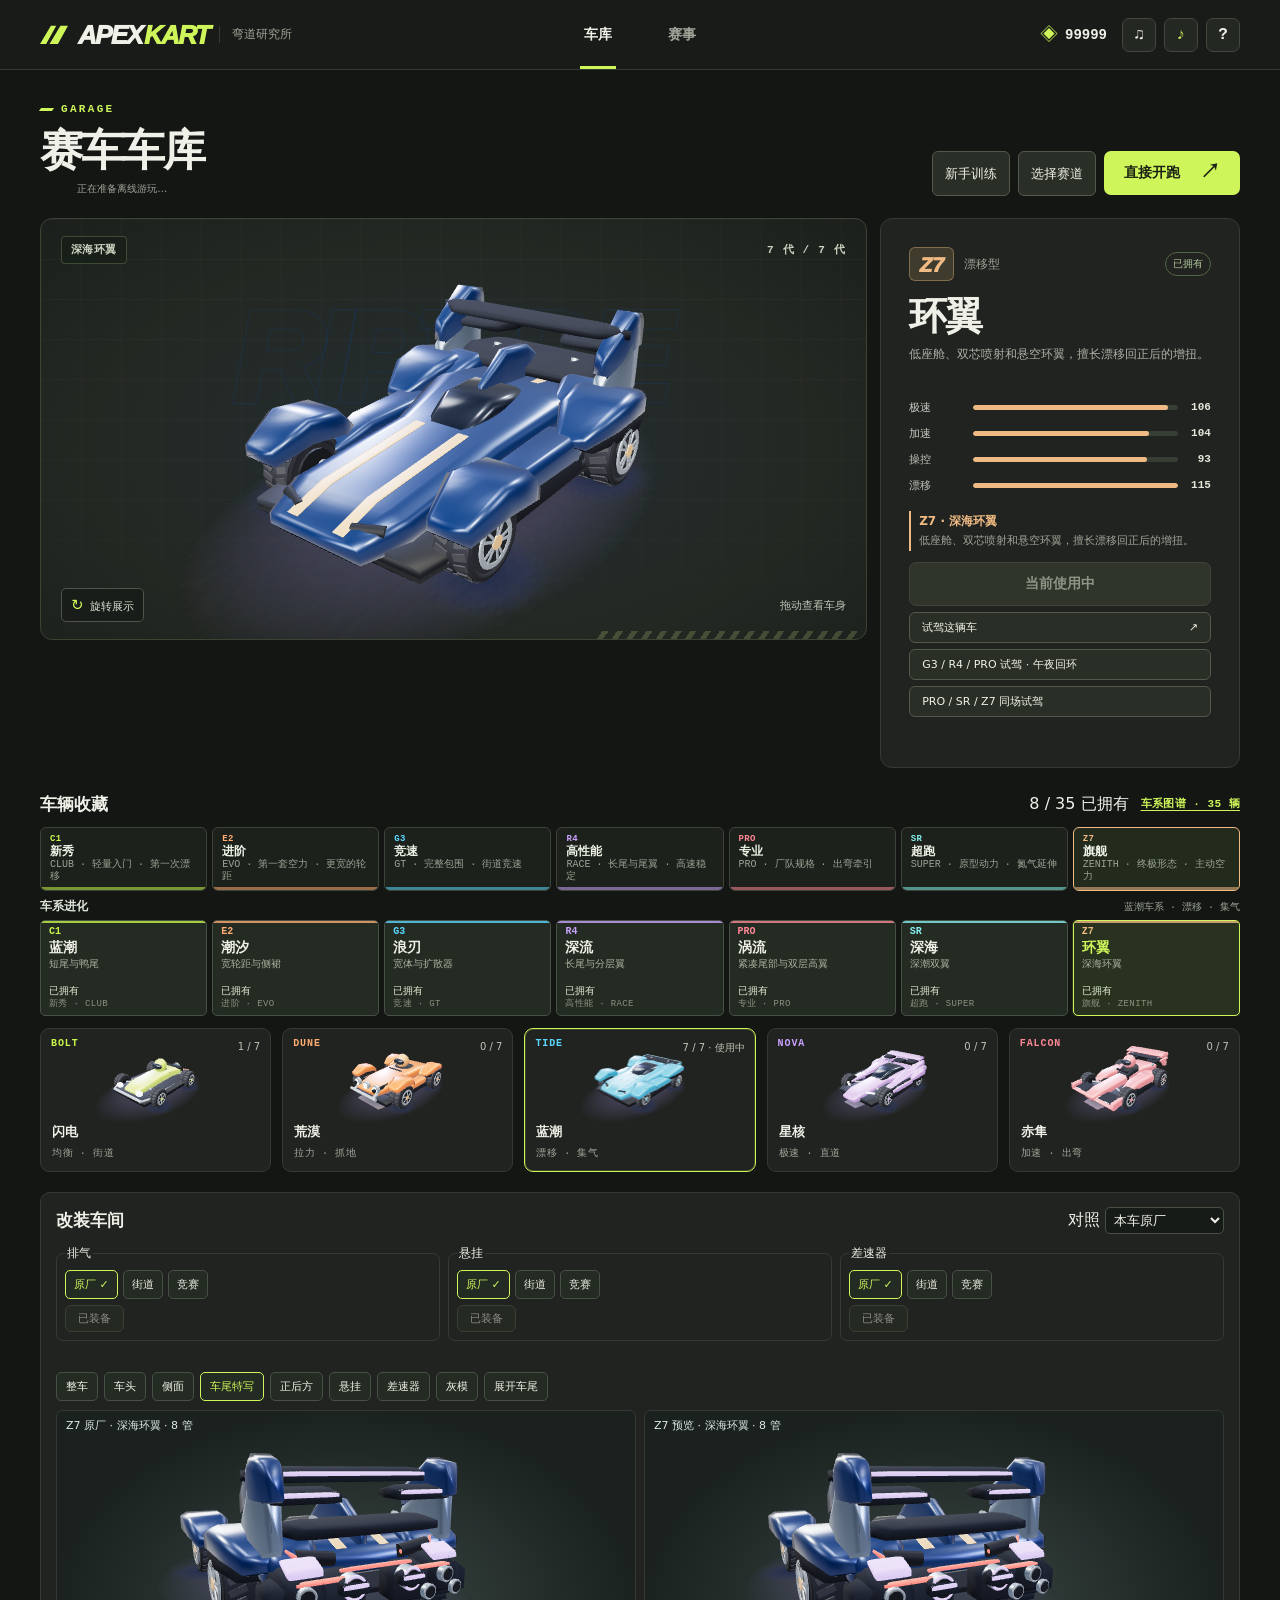
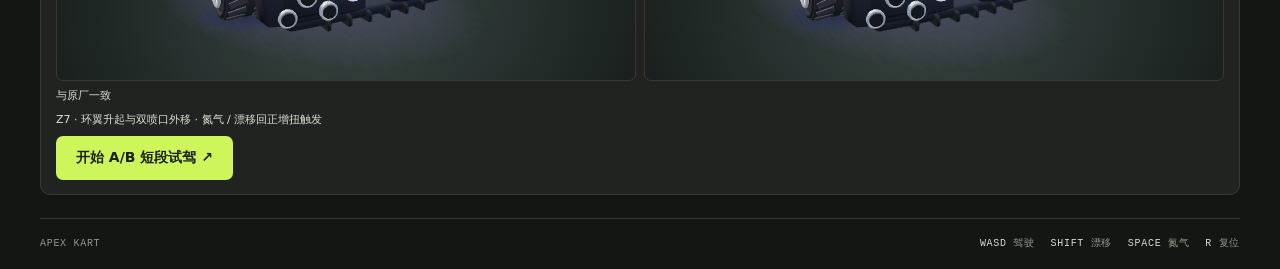
<file: index.html>
<!doctype html>
<html lang="zh-CN">
<head>
  <meta charset="utf-8">
  <meta name="viewport" content="width=device-width,initial-scale=1,viewport-fit=cover">
  <meta name="theme-color" content="#141614">
  <meta name="apple-mobile-web-app-capable" content="yes">
  <meta name="mobile-web-app-capable" content="yes">
  <meta name="description" content="弯道研究所，原创街机卡丁车游戏。挑选赛车，在七条赛道上漂移、攒氮气，刷新圈速。">
  <title>弯道研究所 · 动物城热力追踪 · Z7 试玩</title>
  <link rel="icon" href="favicon.ico" sizes="any">
  <link rel="icon" href="favicon.svg" type="image/svg+xml">
  <link rel="apple-touch-icon" href="icon-192.png">
  <link rel="manifest" href="manifest.webmanifest">
  <link rel="stylesheet" href="style.css?v=20">
  <script defer src="kart.js?v=20"></script>
  <script defer src="track-visual.js?v=20"></script>
  <script defer src="scene.js?v=20"></script>
  <script defer src="render.js?v=20"></script>
  <script defer src="music.js"></script>
  <script defer src="session.js?v=20"></script>
  <script defer src="playtest.js?v=20"></script>
  <script defer src="game.js?v=20"></script>
</head>
<body data-frame-build="after">
  <div id="garage">
    <p id="save-status" class="save-status" role="status" hidden></p>
    <header class="masthead">
      <div class="header-inner">
        <a href="#garage" class="brand" aria-label="弯道研究所首页"><i class="brand-mark" aria-hidden="true"></i><b>APEX<span>KART</span></b><span class="brand-cn">弯道研究所</span></a>
        <nav aria-label="主菜单"><button class="nav-tab active" data-page="garage-page">车库</button><button class="nav-tab" data-page="track-page">赛事</button></nav>
        <div class="account"><span class="credit" title="车库点数"><i aria-hidden="true">◈</i><b id="credits">120</b></span><button id="music" class="icon-btn" title="背景音乐" aria-label="背景音乐">♫</button><button id="sound" class="icon-btn" title="比赛音效" aria-label="开启声音" aria-pressed="false"><span aria-hidden="true">♪</span></button><button id="help" class="icon-btn" title="操作说明" aria-label="操作说明">?</button></div>
      </div>
    </header>

    <main class="shell">
      <section id="garage-page" aria-labelledby="garage-title">
        <div class="section-heading">
          <div><p class="eyebrow"><i></i> GARAGE</p><h1 id="garage-title">赛车车库</h1><p id="offline-status" class="small-note" role="status">正在准备离线游玩…</p></div>
          <div class="heading-actions"><button class="secondary" id="full-play" hidden>全屏游玩</button><button class="secondary" id="training">新手训练</button><button class="secondary" id="quick-race">选择赛道</button><button class="primary heading-action" id="quick-drive" type="button">直接开跑 <span aria-hidden="true">↗</span></button></div>
        </div>
        <div class="showroom">
          <div class="stage" id="stage">
            <div class="stage-grid" aria-hidden="true"></div>
            <div id="hero-code" class="hero-code" aria-hidden="true">SPARK</div>
            <canvas id="hero-car" aria-label="车辆三维展示"></canvas>
            <div class="stage-top"><span id="stage-style">经典街机</span><span id="stage-index">1 代 / 7 代</span></div>
            <div class="stage-bottom"><button id="rotate" class="turn-btn" title="自动旋转车辆" aria-pressed="false"><span aria-hidden="true">↻</span> 旋转展示</button><span class="drag-tip">拖动查看车身</span></div>
          </div>
          <article class="spec" aria-labelledby="car-name">
            <div class="spec-top"><span class="rank" id="car-tier">C1</span><span id="car-kind">均衡型</span><span class="owned" id="car-owned">已拥有</span></div>
            <h2 id="car-name">小闪电</h2><p id="car-desc" class="description"></p>
            <dl id="stats" class="stats"></dl>
            <div class="car-upgrade"><b id="car-feature"></b><span id="car-effect"></span></div>
            <button id="equip" class="primary equip" type="button"></button>
            <button id="test-drive" class="secondary test-drive" type="button">试驾这辆车 <span aria-hidden="true">↗</span></button>
            <button id="generation-drive" class="secondary test-drive" type="button" hidden></button>
            <button id="flagship-drive" class="secondary test-drive" type="button" hidden>PRO / SR / Z7 同场试驾</button>
            <p id="garage-note" class="small-note" aria-live="polite"></p>
          </article>
        </div>
        <div class="collection-heading"><h2>车辆收藏</h2><div class="collection-tools"><span id="collection-count">1 / 35 已拥有</span><button id="collection-all" class="text-btn" type="button">车系图谱 · 35 辆</button></div></div>
        <div id="class-ladder" class="class-ladder" aria-label="C1 到 Z7 车辆等级"></div>
        <div class="generation-heading"><span>车系进化</span><small id="generation-note"></small></div>
        <div id="generations" class="generations" aria-label="车系代际" hidden></div>
        <div class="car-grid" id="car-grid" aria-label="车型列表"></div>
        <section class="workshop" aria-labelledby="workshop-title">
          <div class="collection-heading"><h2 id="workshop-title">改装车间</h2><label>对照 <select id="compare-base" aria-label="对照车型"><option value="factory">本车原厂</option></select></label></div>
          <div id="part-slots" class="part-slots"></div>
          <p id="part-status" class="part-status" role="status"></p>
          <div class="compare-views" id="compare-views" aria-label="对照镜头">
            <button type="button" data-view="whole" aria-pressed="false">整车</button>
            <button type="button" data-view="front" aria-pressed="false">车头</button>
            <button type="button" data-view="side" aria-pressed="false">侧面</button>
            <button type="button" data-view="rear" aria-pressed="true">车尾特写</button>
            <button type="button" data-view="straight" aria-pressed="false">正后方</button>
            <button type="button" data-view="suspension" aria-pressed="false">悬挂</button>
            <button type="button" data-view="differential" aria-pressed="false">差速器</button>
            <button type="button" id="compare-grey" aria-pressed="false">灰模</button>
            <button type="button" id="tail-preview" aria-pressed="false">展开车尾</button>
          </div>
          <div class="compare-cars">
            <figure><figcaption id="compare-before-label"></figcaption><canvas id="compare-before" aria-label="基准配置后视图"></canvas></figure>
            <figure><figcaption id="compare-after-label"></figcaption><canvas id="compare-after" aria-label="当前预览配置后视图"></canvas></figure>
          </div>
          <p id="compare-stats" class="compare-stats"></p>
          <p id="tail-rig-note" class="compare-stats"></p>
          <button id="compare-drive" class="primary" type="button">开始 A/B 短段试驾 ↗</button>
        </section>
      </section>

      <section id="track-page" hidden aria-labelledby="track-title">
        <div class="section-heading"><div><p class="eyebrow"><i></i> RACE SELECT</p><h1 id="track-title">选择赛道</h1></div><span class="equipped" id="equipped"></span></div>
        <div class="mode-picker" aria-label="竞赛模式"><button data-mode="race" aria-pressed="true"><b>大奖赛</b><span>6 车 · 3 圈</span></button><button data-mode="solo" aria-pressed="false"><b>计时挑战</b><span>单人 · 2 圈</span></button><button data-mode="cup" aria-pressed="false"><b>三站杯赛</b><span>6 车 · 每站 1 圈</span></button></div>
        <label id="difficulty-picker" class="difficulty-picker">AI 难度<select id="race-difficulty"><option value="rookie">入门</option><option value="club">进阶</option><option value="pro">专家</option></select></label>
        <div id="track-grid" class="track-grid" aria-label="赛道列表"></div>
        <div class="track-footer"><div><b id="track-selected"></b><p id="track-record"></p></div><button class="primary" id="start-race">发车 <span aria-hidden="true">→</span></button></div>
      </section>
      <footer class="footer"><span>APEX KART</span><span><kbd>WASD</kbd> 驾驶 <kbd>SHIFT</kbd> 漂移 <kbd>SPACE</kbd> 氮气 <kbd>R</kbd> 复位</span></footer>
    </main>
  </div>

  <section id="race-screen" class="race-screen" hidden aria-label="竞速赛场">
    <canvas id="race-canvas" aria-label="赛道画面"></canvas>
    <div class="speed-streaks" aria-hidden="true"><i></i><i></i><i></i><i></i><i></i><i></i></div>
    <div class="hud">
      <div class="race-top">
        <div class="race-tag"><small id="race-track"></small><div><b id="lap">1 / 3</b><span>圈</span></div></div>
        <div class="race-time"><small>用时</small><b id="timer">00:00.00</b></div>
        <div class="race-tag position"><small id="place-label">名次</small><div><b id="place">6</b><span id="place-total">/ 6</span></div></div>
        <button class="icon-btn race-pause" id="pause" aria-label="暂停">Ⅱ</button>
      </div>
      <div class="race-progress" aria-hidden="true"><div id="race-progress"></div></div>
      <p class="trial-hint" id="trial-hint" hidden></p>
      <div class="sector-hud" id="sector-hud" hidden><span id="sector-label"></span><b id="sector-delta"></b></div>
      <button class="ghost-toggle" id="ghost-toggle" aria-pressed="true" hidden>幽灵车 <kbd>G</kbd></button>
      <canvas id="race-map" class="race-map" aria-label="赛道小地图"></canvas>
      <div id="countdown" class="countdown"></div>
      <div id="race-message" class="race-message" aria-live="polite"></div>
      <div id="gesture-pad" class="gesture-pad" aria-hidden="true">
        <div class="gesture-track"><i id="gesture-knob"></i></div>
        <span id="gesture-hint">滑动转向</span>
      </div>
      <div class="race-bottom">
        <div class="nitro"><div><b>氮气</b><span id="tanks">◇ ◇</span></div><div class="nitro-track"><div id="nitro-bar"></div></div><span class="nitro-hint" id="nitro-hint">按住 Shift + 转向蓄气</span>
          <div class="wake-hud" id="wake-hud" hidden><span id="wake-label"></span><div class="wake-meter" role="meter" aria-label="尾流蓄势" aria-valuemin="0" aria-valuemax="100" aria-valuenow="0" id="wake-meter"><i></i></div></div>
        </div>
        <div class="speed"><b id="speed">000</b><span>KM/H</span></div>
      </div>
    </div>
    <div class="touch-controls" aria-label="触屏操作">
      <div class="drive-steering"><button data-key="ArrowLeft" aria-label="向左"><i aria-hidden="true"></i></button><button data-key="ArrowRight" aria-label="向右"><i aria-hidden="true"></i></button></div>
      <div class="drive-actions"><button data-key="ArrowDown">刹车</button><button id="boost-pedal" data-key="Space" aria-label="氮气"><span>氮气</span><small id="boost-pedal-state"></small></button><button class="drift-pedal" data-key="ShiftLeft">漂移</button><button class="gas" data-key="ArrowUp">油门</button></div>
    </div>
  </section>

  <dialog id="dialog" aria-labelledby="dialog-title"><div id="dialog-content"></div></dialog>
</body>
</html>
</file>
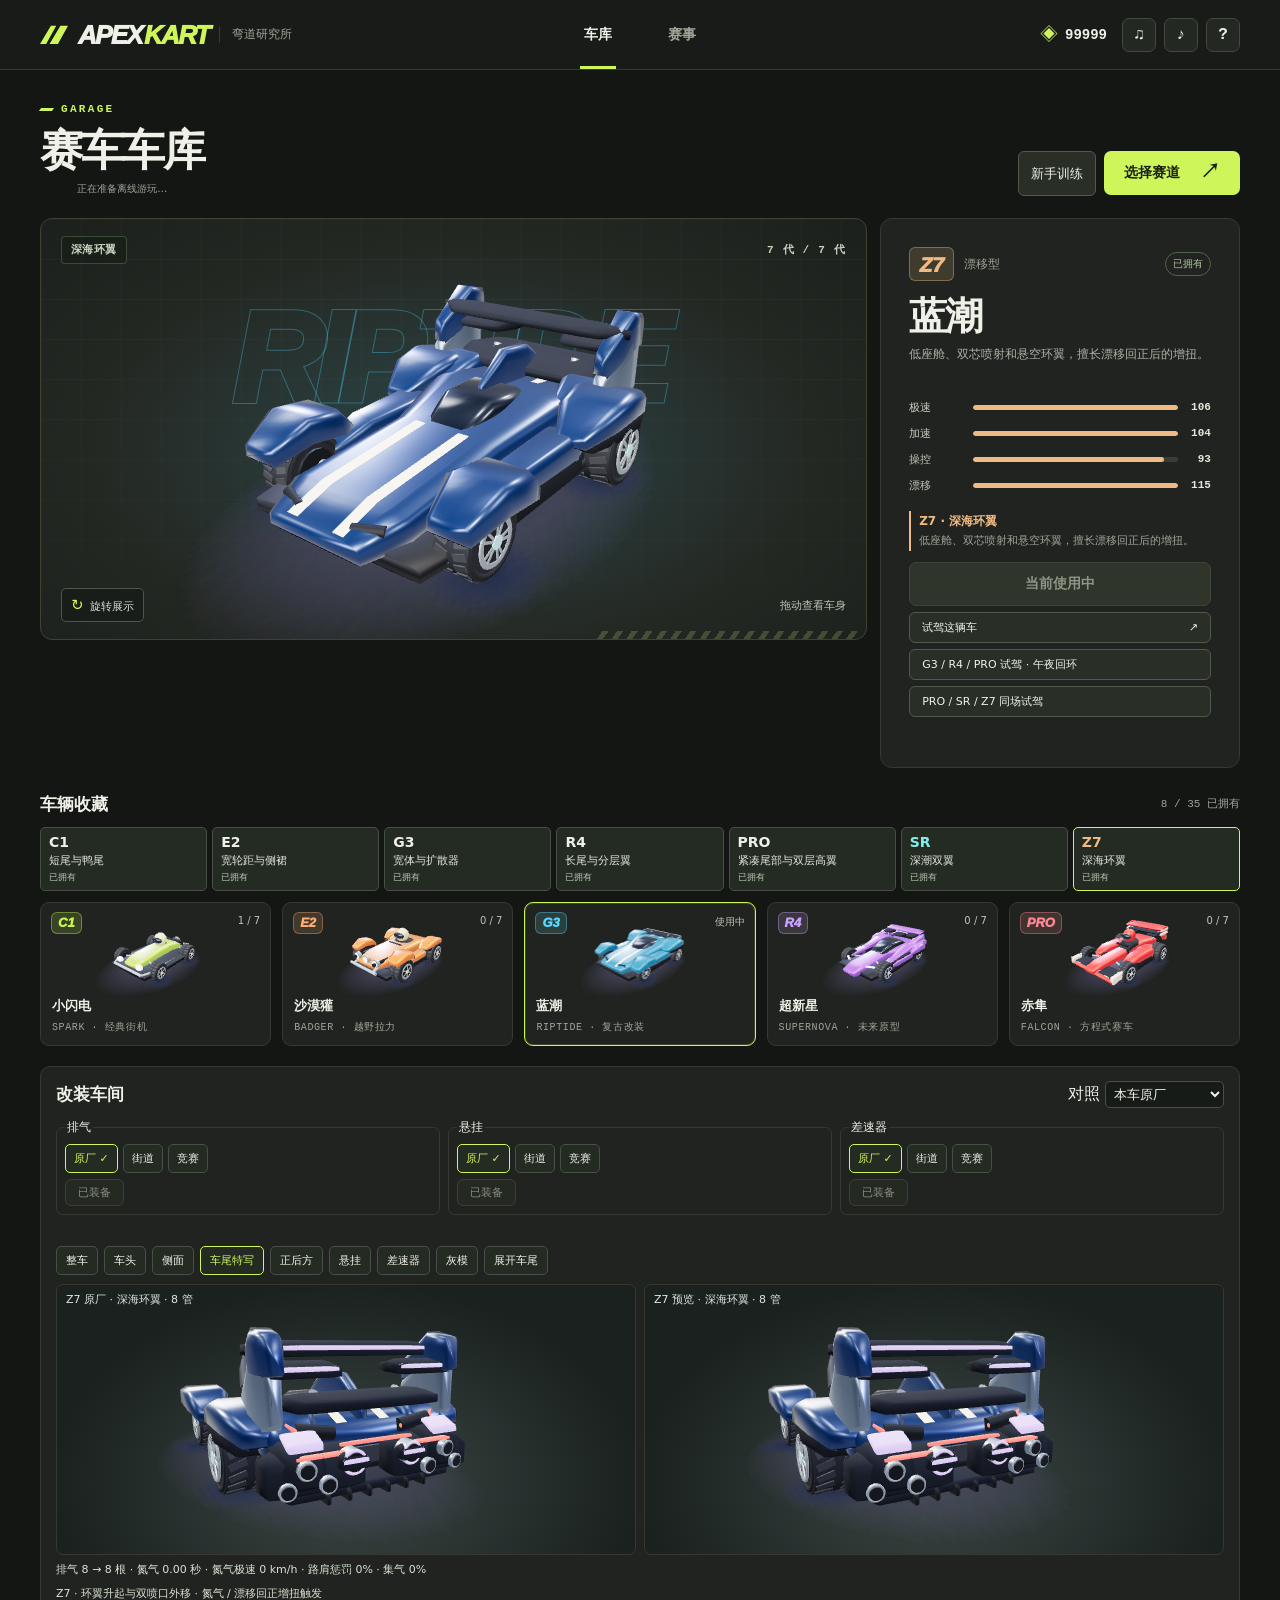
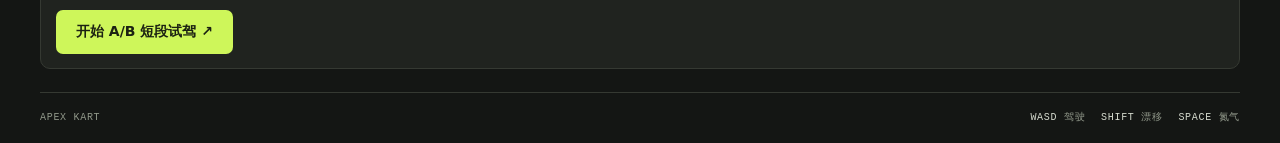
<file: compare-before/index.html>
<!doctype html>
<html lang="zh-CN">
<head>
  <meta charset="utf-8">
  <meta name="viewport" content="width=device-width,initial-scale=1,viewport-fit=cover">
  <meta name="theme-color" content="#141614">
  <meta name="description" content="弯道研究所，原创街机卡丁车游戏。挑选赛车，在六条赛道上漂移、攒氮气，刷新圈速。">
  <title>弯道研究所 · Z7 · 优化前</title>
  <link rel="manifest" href="manifest.webmanifest">
  <link rel="stylesheet" href="style.css">
  <script defer src="kart.js"></script>
  <script defer src="track-visual.js"></script>
  <script defer src="scene.js"></script>
  <script defer src="render.js"></script>
  <script defer src="music.js"></script>
  <script defer src="session.js"></script>
  <script defer src="playtest.js"></script>
  <script defer src="game.js"></script>
</head>
<body data-frame-build="before">
  <div id="garage">
    <p id="save-status" class="save-status" role="status" hidden></p>
    <header class="masthead">
      <div class="header-inner">
        <a href="#garage" class="brand" aria-label="弯道研究所首页"><i class="brand-mark" aria-hidden="true"></i><b>APEX<span>KART</span></b><span class="brand-cn">弯道研究所</span></a>
        <nav aria-label="主菜单"><button class="nav-tab active" data-page="garage-page">车库</button><button class="nav-tab" data-page="track-page">赛事</button></nav>
        <div class="account"><span class="credit" title="车库点数"><i aria-hidden="true">◈</i><b id="credits">120</b></span><button id="music" class="icon-btn" title="背景音乐" aria-label="背景音乐">♫</button><button id="sound" class="icon-btn" title="比赛音效" aria-label="开启声音" aria-pressed="false"><span aria-hidden="true">♪</span></button><button id="help" class="icon-btn" title="操作说明" aria-label="操作说明">?</button></div>
      </div>
    </header>

    <main class="shell">
      <section id="garage-page" aria-labelledby="garage-title">
        <div class="section-heading">
          <div><p class="eyebrow"><i></i> GARAGE</p><h1 id="garage-title">赛车车库</h1><p id="offline-status" class="small-note" role="status">正在准备离线游玩…</p></div>
          <div class="heading-actions"><button class="secondary" id="training">新手训练</button><button class="primary heading-action" id="quick-race">选择赛道 <span aria-hidden="true">↗</span></button></div>
        </div>
        <div class="showroom">
          <div class="stage" id="stage">
            <div class="stage-grid" aria-hidden="true"></div>
            <div id="hero-code" class="hero-code" aria-hidden="true">SPARK</div>
            <canvas id="hero-car" aria-label="车辆三维展示"></canvas>
            <div class="stage-top"><span id="stage-style">经典街机</span><span id="stage-index">1 代 / 7 代</span></div>
            <div class="stage-bottom"><button id="rotate" class="turn-btn" title="自动旋转车辆" aria-pressed="false"><span aria-hidden="true">↻</span> 旋转展示</button><span class="drag-tip">拖动查看车身</span></div>
          </div>
          <article class="spec" aria-labelledby="car-name">
            <div class="spec-top"><span class="rank" id="car-tier">C1</span><span id="car-kind">均衡型</span><span class="owned" id="car-owned">已拥有</span></div>
            <h2 id="car-name">小闪电</h2><p id="car-desc" class="description"></p>
            <dl id="stats" class="stats"></dl>
            <div class="car-upgrade"><b id="car-feature"></b><span id="car-effect"></span></div>
            <button id="equip" class="primary equip" type="button"></button>
            <button id="test-drive" class="secondary test-drive" type="button">试驾这辆车 <span aria-hidden="true">↗</span></button>
            <button id="generation-drive" class="secondary test-drive" type="button" hidden></button>
            <button id="flagship-drive" class="secondary test-drive" type="button" hidden>PRO / SR / Z7 同场试驾</button>
            <p id="garage-note" class="small-note" aria-live="polite"></p>
          </article>
        </div>
        <div class="collection-heading"><h2>车辆收藏</h2><span id="collection-count">1 / 35 已拥有</span></div>
        <div id="generations" class="generations" aria-label="车系代际" hidden></div>
        <div class="car-grid" id="car-grid" aria-label="车型列表"></div>
        <section class="workshop" aria-labelledby="workshop-title">
          <div class="collection-heading"><h2 id="workshop-title">改装车间</h2><label>对照 <select id="compare-base" aria-label="对照车型"><option value="factory">本车原厂</option></select></label></div>
          <div id="part-slots" class="part-slots"></div>
          <p id="part-status" class="part-status" role="status"></p>
          <div class="compare-views" id="compare-views" aria-label="对照镜头">
            <button type="button" data-view="whole" aria-pressed="false">整车</button>
            <button type="button" data-view="front" aria-pressed="false">车头</button>
            <button type="button" data-view="side" aria-pressed="false">侧面</button>
            <button type="button" data-view="rear" aria-pressed="true">车尾特写</button>
            <button type="button" data-view="straight" aria-pressed="false">正后方</button>
            <button type="button" data-view="suspension" aria-pressed="false">悬挂</button>
            <button type="button" data-view="differential" aria-pressed="false">差速器</button>
            <button type="button" id="compare-grey" aria-pressed="false">灰模</button>
            <button type="button" id="tail-preview" aria-pressed="false">展开车尾</button>
          </div>
          <div class="compare-cars">
            <figure><figcaption id="compare-before-label"></figcaption><canvas id="compare-before" aria-label="基准配置后视图"></canvas></figure>
            <figure><figcaption id="compare-after-label"></figcaption><canvas id="compare-after" aria-label="当前预览配置后视图"></canvas></figure>
          </div>
          <p id="compare-stats" class="compare-stats"></p>
          <p id="tail-rig-note" class="compare-stats"></p>
          <button id="compare-drive" class="primary" type="button">开始 A/B 短段试驾 ↗</button>
        </section>
      </section>

      <section id="track-page" hidden aria-labelledby="track-title">
        <div class="section-heading"><div><p class="eyebrow"><i></i> RACE SELECT</p><h1 id="track-title">选择赛道</h1></div><span class="equipped" id="equipped"></span></div>
        <div class="mode-picker" aria-label="竞赛模式"><button data-mode="race" aria-pressed="true"><b>大奖赛</b><span>6 车 · 3 圈</span></button><button data-mode="solo" aria-pressed="false"><b>计时挑战</b><span>单人 · 2 圈</span></button><button data-mode="cup" aria-pressed="false"><b>三站杯赛</b><span>6 车 · 每站 1 圈</span></button></div>
        <label id="difficulty-picker" class="difficulty-picker">AI 难度<select id="race-difficulty"><option value="rookie">入门</option><option value="club">进阶</option><option value="pro">专家</option></select></label>
        <div id="track-grid" class="track-grid" aria-label="赛道列表"></div>
        <div class="track-footer"><div><b id="track-selected"></b><p id="track-record"></p></div><button class="primary" id="start-race">发车 <span aria-hidden="true">→</span></button></div>
      </section>
      <footer class="footer"><span>APEX KART</span><span><kbd>WASD</kbd> 驾驶 <kbd>SHIFT</kbd> 漂移 <kbd>SPACE</kbd> 氮气</span></footer>
    </main>
  </div>

  <section id="race-screen" class="race-screen" hidden aria-label="竞速赛场">
    <canvas id="race-canvas" aria-label="赛道画面"></canvas>
    <div class="speed-streaks" aria-hidden="true"><i></i><i></i><i></i><i></i><i></i><i></i></div>
    <div class="hud">
      <div class="race-top">
        <div class="race-tag"><small id="race-track"></small><div><b id="lap">1 / 3</b><span>圈</span></div></div>
        <div class="race-time"><small>用时</small><b id="timer">00:00.00</b></div>
        <div class="race-tag position"><small id="place-label">名次</small><div><b id="place">6</b><span id="place-total">/ 6</span></div></div>
        <button class="icon-btn race-pause" id="pause" aria-label="暂停">Ⅱ</button>
      </div>
      <div class="race-progress" aria-hidden="true"><div id="race-progress"></div></div>
      <p class="trial-hint" id="trial-hint" hidden></p>
      <div class="sector-hud" id="sector-hud" hidden><span id="sector-label"></span><b id="sector-delta"></b></div>
      <button class="ghost-toggle" id="ghost-toggle" aria-pressed="true" hidden>幽灵车 <kbd>G</kbd></button>
      <canvas id="race-map" class="race-map" aria-label="赛道小地图"></canvas>
      <div id="countdown" class="countdown"></div>
      <div id="race-message" class="race-message" aria-live="polite"></div>
      <div class="race-bottom">
        <div class="nitro"><div><b>氮气</b><span id="tanks">◇ ◇</span></div><div class="nitro-track"><div id="nitro-bar"></div></div><span class="nitro-hint" id="nitro-hint">按住 Shift + 转向蓄气</span>
          <div class="wake-hud" id="wake-hud" hidden><span id="wake-label"></span><div class="wake-meter" role="meter" aria-label="尾流蓄势" aria-valuemin="0" aria-valuemax="100" aria-valuenow="0" id="wake-meter"><i></i></div></div>
        </div>
        <div class="speed"><b id="speed">000</b><span>KM/H</span></div>
      </div>
    </div>
    <div class="touch-controls" aria-label="触屏操作">
      <div class="drive-steering"><button data-key="ArrowLeft" aria-label="向左"><i aria-hidden="true"></i></button><button data-key="ArrowRight" aria-label="向右"><i aria-hidden="true"></i></button></div>
      <div class="drive-actions"><button data-key="ArrowDown">刹车</button><button data-key="Space">氮气</button><button class="drift-pedal" data-key="ShiftLeft">漂移</button><button class="gas" data-key="ArrowUp">油门</button></div>
    </div>
  </section>

  <dialog id="dialog" aria-labelledby="dialog-title"><div id="dialog-content"></div></dialog>
</body>
</html>
</file>
<file: style.css>
:root{color-scheme:dark;--page:#141614;--panel:#20231f;--line:#353932;--dim:#a0a599;--paper:#eff1e8;--acid:#cef65a;--mono:'IBM Plex Mono',Consolas,monospace;--sans:Inter,'Microsoft YaHei','PingFang SC',system-ui,sans-serif;background:var(--page);color:var(--paper);font-family:var(--sans)}
*{box-sizing:border-box}body{margin:0}button,a{-webkit-tap-highlight-color:transparent}button{font:inherit;color:inherit;cursor:pointer}button:focus-visible,a:focus-visible{outline:2px solid var(--acid);outline-offset:4px}button:disabled{cursor:default}a{color:inherit;text-decoration:none}h1,h2,p,dl,dd{margin:0}[hidden]{display:none!important}.masthead{height:70px;border-bottom:1px solid var(--line);background:#191b18}.header-inner,.shell{width:min(1232px,calc(100% - 80px));margin:auto}.header-inner{height:100%;display:grid;grid-template-columns:1fr auto 1fr;align-items:center;gap:24px}.brand{display:flex;align-items:center;gap:10px;width:max-content}.brand b{font:italic 1000 26px/1 Arial,sans-serif;letter-spacing:-1.7px}.brand b span{color:var(--acid);margin-left:2px}.brand-mark{width:28px;height:24px;background:var(--acid);clip-path:polygon(0 90%,39% 14%,58% 14%,22% 90%,34% 90%,73% 14%,100% 14%,64% 90%)}.brand-cn{color:var(--dim);font-size:12px;padding-left:12px;border-left:1px solid var(--line);white-space:nowrap}.header-inner nav{display:flex;align-self:stretch;gap:20px}.nav-tab{position:relative;padding:0 18px;background:none;border:0;font-size:14px;font-weight:700;color:var(--dim);white-space:nowrap}.nav-tab.active{color:var(--paper)}.nav-tab.active:after{content:'';position:absolute;bottom:0;left:14px;right:14px;height:3px;background:var(--acid)}.account{display:flex;justify-self:end;align-items:center;gap:8px}.credit{display:flex;align-items:center;gap:7px;margin-right:7px;font-family:var(--mono);font-size:14px}.credit i{font:normal 18px/1 var(--mono);color:var(--acid)}.icon-btn{width:34px;height:34px;border:1px solid #42483e;border-radius:7px;background:#242822;font:700 16px/1 var(--mono);display:grid;place-items:center}.icon-btn:hover,.turn-btn:hover{border-color:var(--acid);color:var(--acid)}.icon-btn[aria-pressed=true]{color:var(--acid)}
.shell{padding:31px 0 0}.section-heading{display:flex;align-items:end;justify-content:space-between;gap:12px;margin-bottom:22px}.eyebrow{color:var(--acid);font:700 11px/1.5 var(--mono);letter-spacing:.21em;display:flex;align-items:center;gap:8px;margin-bottom:8px}.eyebrow i{display:block;width:13px;height:3px;transform:skewX(-35deg);background:currentColor}.section-heading h1{font-size:clamp(28px,4vw,43px);line-height:1.13;letter-spacing:-.045em}.primary{min-height:44px;padding:0 19px;border:1px solid transparent;border-radius:7px;background:var(--acid);color:#1b2112;font-weight:800;font-size:14px;display:inline-flex;align-items:center;justify-content:center;gap:20px;white-space:nowrap}.primary:hover:not(:disabled){background:#e3ff92}.primary span{font:700 20px/1 var(--mono)}.primary:disabled{color:#8e9585;background:#30352b;border-color:#3e4538}.heading-action{margin-bottom:1px}
.showroom{display:grid;grid-template-columns:minmax(0,1fr) minmax(255px,30%);gap:13px}.stage{--car-color:#c9f74b;isolation:isolate;position:relative;min-width:0;height:clamp(334px,33vw,442px);overflow:hidden;border:1px solid #3b4333;border-radius:12px;background:radial-gradient(ellipse at 50% 55%,color-mix(in srgb,var(--car-color) 17%,#252a25),#242823 62%,#1c201c 100%);transition:background .2s}.stage-grid{position:absolute;inset:0;background-image:linear-gradient(#d3e4c50c 1px,transparent 1px),linear-gradient(90deg,#d3e4c50c 1px,transparent 1px);background-size:40px 40px;mask-image:linear-gradient(#000b,#0006 78%,transparent)}.stage:after{content:'';position:absolute;bottom:0;right:0;width:33%;height:8px;background:repeating-linear-gradient(125deg,transparent 0 7px,#d6f68e31 7px 12px);pointer-events:none}.hero-code{position:absolute;top:18%;width:100%;text-align:center;font:italic 1000 clamp(58px,10vw,145px)/1 Arial,sans-serif;letter-spacing:-.085em;color:transparent;-webkit-text-stroke:1px color-mix(in srgb,var(--car-color) 34%,transparent);white-space:nowrap;transform:translateX(-1%);pointer-events:none}.hero-code.long{font-size:clamp(45px,7.8vw,108px)}#hero-car{width:100%;height:100%;position:absolute;inset:0;touch-action:pan-y;cursor:grab}#hero-car:active{cursor:grabbing}.stage-top,.stage-bottom{display:flex;justify-content:space-between;position:absolute;left:20px;right:20px;pointer-events:none;align-items:center}.stage-top{top:17px;color:#c9d3bf;font:600 11px/1.3 var(--mono);letter-spacing:.11em}.stage-top span:first-child{padding:6px 9px;border:1px solid #c8f1a036;border-radius:4px;background:#111a1166;letter-spacing:.04em}.stage-bottom{bottom:17px}.turn-btn{pointer-events:auto;padding:7px 9px;border:1px solid #4d5648;border-radius:5px;background:#171b17c9;color:#d8e0d1;font-size:11px}.turn-btn span{display:inline-block;margin-right:3px;color:var(--acid);font-size:15px}.turn-btn[aria-pressed=true]{border-color:var(--acid)}.drag-tip{font-size:11px;color:#bbc3b4}
.spec{border:1px solid var(--line);border-radius:12px;background:var(--panel);padding:clamp(17px,2.2vw,29px);display:flex;flex-direction:column;min-width:0}.spec-top{display:flex;align-items:center;gap:10px;font-size:12px;color:var(--dim);white-space:nowrap}.rank{display:grid;place-items:center;width:37px;height:34px;border-radius:6px;background:color-mix(in srgb,var(--tier,var(--acid)) 14%,#22261f);color:var(--tier,var(--acid));border:1px solid color-mix(in srgb,var(--tier,var(--acid)) 38%,transparent);font:italic 1000 23px/1 Arial,sans-serif}.owned{margin-left:auto;font-size:10px;color:#b2c49c;border:1px solid #526447;border-radius:20px;padding:4px 7px}.owned.locked{color:#bdb4a1;border-color:#534e43}.spec h2{font-size:clamp(25px,3vw,40px);line-height:1.15;letter-spacing:-.05em;margin:13px 0 7px}.description{font-size:12px;line-height:1.65;color:#acb1a6;min-height:39px}.stats{display:grid;gap:11px;margin:16px 0 18px}.stats>div{display:grid;grid-template-columns:55px 1fr 24px;align-items:center;gap:9px;font-size:11px;color:#c4c8be}.stats dd:last-child{justify-self:end;font:600 11px/1 var(--mono);color:#e3e9da}.stat-bar{height:5px;border-radius:5px;background:#373e33;overflow:hidden}.stat-bar i{display:block;height:100%;border-radius:5px;background:var(--tier,var(--acid))}.equip{width:100%;margin-top:auto}.small-note{min-height:14px;margin-top:8px;text-align:center;font-size:10px;color:var(--dim)}
.collection-heading{display:flex;justify-content:space-between;align-items:center;margin:25px 0 11px}.collection-heading h2{font-size:17px}.collection-heading>span{font:11px/1 var(--mono);color:var(--dim)}.car-grid,.track-grid{display:grid;grid-template-columns:repeat(4,minmax(0,1fr));gap:11px}.car-card{position:relative;min-width:0;text-align:left;border:1px solid var(--line);border-radius:9px;overflow:hidden;background:#20231f;padding:0 11px 11px}.car-card:hover,.track-card:hover{border-color:#a3b180}.car-card[aria-pressed=true],.track-card[aria-pressed=true]{border-color:var(--acid);box-shadow:inset 0 0 0 1px #cef65a29}.car-card canvas{display:block;width:100%;height:94px}.car-card .rank{position:absolute;top:9px;left:10px;width:24px;height:22px;font-size:15px}.car-card .family-code{position:absolute;top:10px;left:10px;font:800 10px/1 var(--mono);color:var(--tier);letter-spacing:.09em}.car-card .card-state{position:absolute;top:12px;right:10px;color:#c0c5b7;font-size:10px}.car-card strong{display:block;font-size:13px}.car-card small{font:10px/1 var(--mono);color:var(--dim);letter-spacing:.06em}.footer{display:flex;justify-content:space-between;gap:8px;padding:17px 0;margin-top:23px;border-top:1px solid var(--line);color:#909789;font:10px/1.65 var(--mono);letter-spacing:.07em}.footer kbd{color:#d6dbcf;margin-left:9px}
.equipped{font-size:12px;color:var(--dim)}.mode-picker{display:flex;gap:8px;margin:0 0 17px}.mode-picker button{display:flex;align-items:center;gap:13px;padding:10px 14px;border:1px solid var(--line);border-radius:7px;background:var(--panel);font-size:13px}.mode-picker button[aria-pressed=true]{border-color:#a4bc61;color:var(--acid)}.mode-picker span{font-size:11px;color:var(--dim)}.track-grid{grid-template-columns:repeat(3,minmax(0,1fr))}.track-card{text-align:left;padding:0;background:var(--panel);border:1px solid var(--line);border-radius:10px;overflow:hidden;min-width:0}.track-card canvas{width:100%;height:clamp(130px,19vw,250px);display:block}.track-card>div{padding:14px;display:flex;align-items:center;justify-content:space-between;gap:6px}.track-card strong{font-size:17px}.track-card small{display:block;color:var(--dim);font:10px/1.5 var(--mono);margin-top:3px}.difficulty{border:1px solid var(--line);color:var(--track);font-size:11px;padding:4px 6px;border-radius:4px;white-space:nowrap}.track-footer{display:flex;align-items:center;justify-content:space-between;margin-top:15px;padding:14px 16px;background:var(--panel);border:1px solid var(--line);border-radius:9px}.track-footer p{font-size:11px;color:var(--dim);margin-top:5px}
.race-screen{position:fixed;inset:0;overflow:hidden;background:#141a22;user-select:none;touch-action:none}.race-screen>canvas{width:100%;height:100%;display:block}.hud{position:absolute;inset:0;pointer-events:none;font-variant-numeric:tabular-nums}.race-top,.race-bottom{position:absolute;left:clamp(12px,3vw,36px);right:clamp(12px,3vw,36px);display:flex;align-items:start;justify-content:space-between;gap:8px}.race-top{top:max(16px,env(safe-area-inset-top))}.race-bottom{bottom:max(24px,env(safe-area-inset-bottom));align-items:end}.race-tag,.race-time,.nitro,.speed{padding:8px 13px;border:1px solid #ffffff42;border-radius:8px;background:#161b20d9;box-shadow:0 3px 14px #1114}.race-tag small,.race-time small{display:block;color:#dbdfdb;font-size:10px}.race-tag b,.race-time b,.speed b{font:italic 1000 clamp(20px,4vw,34px)/1.1 Arial,sans-serif}.race-tag span,.speed span{margin-left:5px;font:600 10px/1 var(--mono);color:#dce4d5}.race-time{text-align:center;position:absolute;left:50%;transform:translateX(-50%)}.position{margin-left:auto;text-align:right}.race-pause{pointer-events:auto;background:#161b20e0;border-color:#ffffff42;width:38px;height:38px}.race-progress{position:absolute;top:max(82px,calc(env(safe-area-inset-top) + 70px));left:50%;transform:translateX(-50%);height:4px;width:min(180px,25vw);border-radius:3px;background:#181b22b8}.race-progress>div,.nitro-track>div{height:100%;border-radius:3px;width:0;background:var(--acid)}.countdown{position:absolute;top:36%;width:100%;text-align:center;color:var(--acid);text-shadow:0 3px 1px #232615,0 8px 20px #000b;font:italic 1000 clamp(64px,16vw,160px)/1 Arial,sans-serif}.race-message{position:absolute;top:59%;width:100%;text-align:center;font:900 clamp(15px,3vw,26px)/1 var(--sans);color:#ffedaa;text-shadow:1px 2px 3px #111,0 0 10px #111}.nitro{width:clamp(155px,23vw,248px)}.nitro>div:first-child{display:flex;align-items:center;justify-content:space-between;font-size:12px}.nitro>div:first-child span{font:700 16px/1 var(--mono);color:var(--acid);letter-spacing:.05em}.nitro-track{height:6px;background:#505752;border-radius:3px;margin:6px 0}.nitro-hint{color:#c3ccbf;font-size:10px}.speed b{font-size:clamp(29px,6vw,56px);color:var(--acid)}.touch-controls{display:none;position:absolute;left:10px;right:10px;bottom:max(10px,env(safe-area-inset-bottom));justify-content:space-between;gap:5px}.touch-controls>div{display:flex;gap:5px}.touch-controls button{touch-action:none;width:clamp(36px,10.6vw,59px);height:clamp(42px,12vw,63px);padding:0;border:1px solid #ffffff6b;border-radius:8px;background:#1d2223d9;color:#fff;font-size:11px;font-weight:800}.touch-controls button.gas,.touch-controls button.held{background:var(--acid);color:#1b2112}
dialog{width:min(470px,calc(100% - 28px));max-height:calc(100% - 28px);color:var(--paper);background:#20241f;border:1px solid #58634d;border-radius:12px;padding:25px;box-shadow:0 20px 100px #000a}dialog::backdrop{background:#080c0ac4;backdrop-filter:blur(5px)}dialog h2{font-size:26px;margin:5px 0 13px}dialog p{color:#bfc6b9;font-size:13px;line-height:1.6}dialog dl{margin:13px 0;display:grid;gap:9px}dialog dl div{display:flex;gap:8px;justify-content:space-between;border-bottom:1px solid var(--line);padding-bottom:7px;font-size:13px}dialog dl dd{color:var(--acid);font:700 13px var(--mono)}.dialog-actions{display:flex;flex-wrap:wrap;justify-content:end;gap:7px;margin-top:19px}.secondary{min-height:42px;padding:0 12px;border:1px solid #515a4a;background:#292f26;border-radius:6px;font-size:13px}.secondary:hover{border-color:var(--acid)}.toast{color:#ffb47f!important}
@media(max-width:900px){.header-inner,.shell{width:calc(100% - 40px)}.header-inner{gap:12px}.brand-cn{display:none}.stage{height:350px}.spec{padding:16px}.hero-code{top:22%}}
@media(max-width:650px){.masthead{height:54px}.header-inner,.shell{width:calc(100% - 24px)}.brand{gap:3px}.brand b{font-size:18px;letter-spacing:-1px}.brand-mark{width:19px;height:18px}.header-inner{gap:3px}.header-inner nav{gap:1px}.nav-tab{padding:0 8px;font-size:12px}.nav-tab.active:after{left:7px;right:7px}.account{gap:4px}.credit{gap:3px;margin-right:2px;font-size:11px}.credit i{font-size:14px}.icon-btn{width:32px;height:32px;font-size:13px}.shell{padding-top:20px}.section-heading{margin-bottom:13px}.primary{padding:0 11px;gap:8px;min-height:38px;font-size:12px}.showroom{grid-template-columns:1fr;gap:8px}.stage{height:clamp(242px,68vw,365px)}.stage-top,.stage-bottom{left:11px;right:11px}.stage-top{top:11px}.stage-bottom{bottom:11px}.hero-code{font-size:16vw;top:24%}.hero-code.long{font-size:11vw}.spec{padding:13px}.spec h2{margin:8px 0 4px}.description{min-height:0}.stats{margin:12px 0;gap:8px}.small-note{margin-top:5px;min-height:12px}.collection-heading{margin-top:18px}.car-grid{grid-template-columns:repeat(2,minmax(0,1fr));gap:7px}.car-card canvas{height:80px}.track-grid{grid-template-columns:1fr;gap:7px}.track-card{display:grid;grid-template-columns:38% minmax(0,1fr);align-items:stretch}.track-card canvas{height:92px}.track-card>div{padding:8px}.track-card strong{font-size:14px}.track-card small{font-size:9px}.mode-picker button{gap:8px;padding:8px;font-size:12px}.mode-picker span,.equipped{font-size:10px}.footer{letter-spacing:0}}
@media(pointer:coarse),(max-width:650px){.touch-controls{display:flex}.race-bottom{bottom:max(72px,calc(env(safe-area-inset-bottom) + 66px))}}
@media(prefers-reduced-motion:reduce){*,*:before,*:after{scroll-behavior:auto!important;transition:none!important}}
.rank{width:auto;min-width:45px;padding:0 6px;font-size:21px}.car-card .rank{width:auto;min-width:29px;font-size:13px}.car-grid{grid-template-columns:repeat(5,minmax(0,1fr))}.track-card small{font:11px/1.5 var(--sans)}
@media(max-width:650px){.car-grid{grid-template-columns:repeat(2,minmax(0,1fr))}.track-card small{font-size:10px}}
.race-3d{position:absolute;inset:0;pointer-events:none}
.car-upgrade{display:grid;gap:3px;border-left:2px solid var(--tier,var(--acid));padding:2px 8px;margin:0 0 11px;font-size:11px;color:var(--dim);line-height:1.4}.car-upgrade b{color:var(--tier,var(--acid));font-size:12px}.race-message[data-contact=rail]{color:#ffc77c}.race-message[data-contact=curb]{color:#f2e5c1}
.test-drive{display:flex;align-items:center;justify-content:space-between;min-height:31px;margin-top:6px;font-size:11px}
.workshop{margin:20px 0;padding:0 15px 14px;background:#20231f;border:1px solid var(--line);border-radius:10px}.workshop .collection-heading{margin-top:14px}.workshop select{background:#171b17;color:var(--paper);border:1px solid #475143;padding:4px;border-radius:5px}.part-slots{display:grid;grid-template-columns:repeat(3,1fr);gap:8px}.part-slot{min-width:0;border:1px solid var(--line);border-radius:7px;padding:8px;margin:0}.part-slot legend{font-size:12px;color:var(--paper)}.part-options,.generations{display:flex;gap:5px;flex-wrap:wrap}.generations{margin:0 0 11px}.part-options button,.generations button{background:#242b23;border:1px solid #465045;border-radius:5px;padding:6px 8px;font-size:11px}.part-options button[aria-pressed=true],.generations button[aria-pressed=true]{border-color:var(--acid);color:var(--acid)}.part-slot .secondary{min-height:27px;margin-top:6px;font-size:11px}.part-slot button:disabled{opacity:.52}.part-status,.compare-stats{font-size:11px;color:#d9e3d4;min-height:17px;margin:7px 0}.compare-cars{display:grid;grid-template-columns:1fr 1fr;gap:8px}.compare-cars figure{margin:0;background:radial-gradient(ellipse at 50% 73%,#3b4744,#1a211f 72%);border:1px solid var(--line);border-radius:7px;overflow:hidden}.compare-cars figcaption{padding:7px 9px;color:#dee8e0;font-size:11px}.compare-cars canvas{display:block;width:100%;height:clamp(125px,20vw,240px)}@media(max-width:650px){.part-slots{grid-template-columns:1fr}.workshop{padding:0 8px 9px}.compare-cars canvas{height:110px}}
.sector-hud{position:absolute;top:91px;left:50%;transform:translateX(-50%);display:flex;gap:9px;align-items:center;padding:5px 9px;background:#131b26e5;border:1px solid #99d4e449;border-radius:5px;color:#e3edf4;font-size:11px;white-space:nowrap}.sector-hud b{font-family:Consolas,monospace;color:#9adfed}.sector-hud b[data-pace=fast],.sector-results [data-pace=fast]{color:#b8ee72}.sector-hud b[data-pace=slow],.sector-results [data-pace=slow]{color:#ffc18e}.ghost-toggle{position:absolute;right:clamp(12px,3vw,36px);top:max(206px,calc(env(safe-area-inset-top) + 194px));pointer-events:auto;background:#131b26eb;color:#9adfed;border:1px solid #99d4e459;border-radius:5px;padding:6px 8px;font-size:11px}.ghost-toggle[aria-pressed=false]{color:#a7b3bd}.ghost-toggle kbd{margin-left:3px}.sector-results{width:100%;font-size:11px;border-collapse:collapse;margin:10px 0;color:#e3edf4}.sector-results caption{text-align:left;font-weight:700;margin-bottom:5px}.sector-results td,.sector-results th{padding:3px 6px;border-bottom:1px solid #ffffff1c;text-align:right}.sector-results td:first-child,.sector-results th:first-child{text-align:left}.sector-results td:nth-child(n+2){font-family:Consolas,monospace}
@media(max-width:650px){.sector-hud{top:79px}.ghost-toggle{top:160px}.ghost-toggle kbd{display:none}}
.race-map{position:absolute;right:clamp(12px,3vw,36px);top:max(92px,calc(env(safe-area-inset-top) + 80px));width:142px;height:108px;border:1px solid #ffffff2e;border-radius:8px;background:#111820aa;box-shadow:0 3px 14px #1113}
@media(max-width:650px){.race-map{top:74px;width:99px;height:79px}}
.compare-views{display:flex;gap:6px;flex-wrap:wrap;margin:0 0 9px}.compare-views button{background:#242b23;border:1px solid #465045;border-radius:5px;padding:6px 9px;font-size:11px}.compare-views button[aria-pressed=true]{border-color:var(--acid);color:var(--acid)}.trial-hint{position:absolute;top:94px;left:50%;transform:translateX(-50%);background:#131b26de;border:1px solid #99d4e449;border-radius:5px;padding:5px 9px;color:#e3edf4;font-size:11px;white-space:nowrap}.trial-actions{justify-content:flex-start}@media(max-width:650px){.trial-hint{top:79px;max-width:98%;font-size:10px}}
.speed-streaks{display:none;position:absolute;inset:0;pointer-events:none;overflow:hidden}
.race-screen[data-boost=active] .speed-streaks{display:block}
.speed-streaks i{position:absolute;top:var(--y);left:var(--x);width:15vw;height:1px;background:linear-gradient(90deg,transparent,#cbecffb0,transparent);transform:rotate(var(--angle));animation:streak .42s linear infinite;animation-delay:var(--delay)}
.speed-streaks i:nth-child(1){--x:-3%;--y:28%;--angle:19deg;--delay:-.06s}.speed-streaks i:nth-child(2){--x:88%;--y:33%;--angle:-17deg;--delay:-.19s}
.speed-streaks i:nth-child(3){--x:-3%;--y:73%;--angle:-31deg;--delay:-.31s}.speed-streaks i:nth-child(4){--x:91%;--y:70%;--angle:28deg;--delay:-.13s}
.speed-streaks i:nth-child(5){--x:3%;--y:91%;--angle:-39deg;--delay:-.22s}.speed-streaks i:nth-child(6){--x:83%;--y:91%;--angle:39deg;--delay:-.35s}
@keyframes streak{0%,100%{opacity:0;scale:.65 1}46%{opacity:.64;scale:1.2 1}}
.tank-ready{text-shadow:0 0 9px #e8ff9c;color:#efffb4!important}
@media(prefers-reduced-motion:reduce){.race-screen[data-boost=active] .speed-streaks{display:none}}
.music-picker{display:grid;gap:8px;margin:12px 0 17px;font-weight:700;font-size:13px}
.music-picker select{width:100%;padding:10px;border:1px solid #66716a;border-radius:6px;background:#252b27;color:#f2f4ec;font:inherit}
.music-import{display:grid;gap:5px;font-size:12px;color:#d5ddd3}
.music-import input{font:inherit;max-width:100%}
@media(max-width:500px){.account{gap:2px}.account .credit{margin-right:0}.account .icon-btn{width:34px;height:34px}}
.generations button{flex:1;min-width:100px;display:grid;gap:3px;text-align:left}
.generations button b{font-size:14px}.generations button span{color:#e5e9e2}.generations button small{color:#b8c4b2}
.generations button b{color:var(--generation-color,inherit)}
.race-message[data-contact=kart]{color:#ffd496}
.wake-hud{margin-top:6px;display:grid;grid-template-columns:1fr 42%;column-gap:7px;align-items:center;color:var(--wake-tint,#78e9ff);font-size:10px}
.wake-hud[hidden]{display:none}.wake-hud[data-state=ready],.wake-hud[data-state=burst]{font-weight:800}
.wake-meter{height:4px;background:#4a5863;border-radius:4px;overflow:hidden}.wake-meter i{display:block;width:var(--wake-fill,0%);height:100%;background:var(--wake-tint,#78e9ff)}
.save-status{margin:0 auto;padding:10px 20px;background:#3a2519;color:#ffdfba;font-size:13px;text-align:center}
.heading-actions{display:flex;flex-wrap:wrap;justify-content:flex-end;gap:8px}
.difficulty-picker{display:flex;align-items:center;gap:8px;margin:0 0 12px;font-size:13px}
.difficulty-picker select{padding:6px 10px;border:1px solid #66716a;border-radius:5px;background:#252b27;color:#f2f4ec}
.lesson-list{display:grid;gap:8px;margin:12px 0}
.lesson-list button{display:flex;justify-content:space-between;align-items:center;text-align:left;min-height:44px}
@media(max-height:450px) and (orientation:landscape){.race-message{top:55%}.trial-hint{max-width:54vw;white-space:normal;text-align:center}.race-map{opacity:.8}}
@media(pointer:coarse){
  .touch-controls{left:max(10px,env(safe-area-inset-left));right:max(10px,env(safe-area-inset-right))}
  .race-top,.race-bottom{left:max(12px,env(safe-area-inset-left));right:max(12px,env(safe-area-inset-right))}
  .race-pause{min-width:44px;min-height:44px}
}
@media(max-height:450px) and (orientation:landscape){
  .touch-controls button{width:clamp(44px,7.5vw,59px);height:clamp(44px,15dvh,55px)}
  .race-bottom{bottom:max(66px,calc(env(safe-area-inset-bottom) + 58px))}
  .race-map{max-width:19vw;max-height:24dvh}
}
.mode-picker{flex-wrap:wrap}
.cup-stages{margin:10px 0;padding-inline-start:1.4em;font-size:13px;color:var(--dim)}
.cup-stages li+li{margin-top:4px}
.cup-record{padding:7px 9px;border-inline-start:2px solid var(--acid);background:#b8ee7212}

.race-screen,.race-screen *{
  -webkit-user-select:none;
  user-select:none;
  -webkit-touch-callout:none;
  -webkit-tap-highlight-color:transparent;
}
.touch-controls,.touch-controls *{touch-action:none}
.race-screen[data-throttle=auto] .touch-controls .gas{display:none}
.drive-steering i{
  display:block;
  width:13px;
  height:13px;
  margin:auto;
  border-right:3px solid currentColor;
  border-top:3px solid currentColor;
  transform:translateX(-2px) rotate(45deg);
}
.drive-steering [data-key=ArrowLeft] i{
  transform:translateX(2px) rotate(-135deg);
}

@media(pointer:coarse),(max-width:650px){
  .race-screen{
    --drive-inset:12px;
    --drive-bottom:max(12px,calc(env(safe-area-inset-bottom) + 5px));
    --pedal-height:clamp(46px,12vw,57px);
    --pedal-width:clamp(43px,11vw,56px);
    height:100dvh;
  }
  .race-top,.race-bottom,.touch-controls{
    left:max(var(--drive-inset),calc(env(safe-area-inset-left) + 8px));
    right:max(var(--drive-inset),calc(env(safe-area-inset-right) + 8px));
  }
  .race-top{
    top:max(9px,calc(env(safe-area-inset-top) + 5px));
    gap:6px;
    align-items:center;
  }
  .race-tag,.race-time,.nitro,.speed{
    border:0;
    border-radius:4px;
    background:linear-gradient(112deg,#111b2ddc,#0b142389);
    box-shadow:0 2px 9px #0003;
    padding:4px 8px;
  }
  .race-tag{border-left:2px solid #d4ecf883}
  .race-tag.position{border-left:0;border-right:2px solid var(--acid)}
  .race-tag small{font-size:10px;line-height:1.15}
  .race-tag b,.race-time b{font-size:23px}
  .race-time{padding:5px 9px;border-bottom:2px solid #e6edf576}
  .race-time small{display:none}
  .race-pause{
    min-width:44px;min-height:44px;
    border:1px solid #d1e5f25e;
    border-radius:9px;
    background:#0c182acf;
  }
  .race-progress{
    top:max(56px,calc(env(safe-area-inset-top) + 52px));
    height:2px;
    width:clamp(80px,17vw,130px);
  }
  .race-map{
    top:max(56px,calc(env(safe-area-inset-top) + 52px));
    right:max(var(--drive-inset),calc(env(safe-area-inset-right) + 8px));
    width:clamp(84px,15vw,124px);
    height:clamp(53px,10vw,78px);
    border:1px solid #b8cee34d;
    border-radius:5px;
    background:#0b15217d;
    box-shadow:none;
  }
  .sector-hud{top:max(62px,calc(env(safe-area-inset-top) + 58px))}
  .ghost-toggle{top:max(140px,calc(env(safe-area-inset-top) + 136px));min-height:38px}
  .ghost-toggle kbd{display:none}
  .race-bottom{bottom:calc(var(--drive-bottom) + var(--pedal-height) + 10px)}
  .nitro{
    width:clamp(92px,23vw,155px);
    border-bottom:2px solid #91dfff88;
  }
  .nitro>div:first-child{font-size:10px}
  .nitro>div:first-child span{font-size:13px}
  .nitro-track{height:4px;margin:4px 0 2px}
  .nitro-hint{display:none}
  .speed{border-right:2px solid var(--acid);text-align:right}
  .speed b{font-size:clamp(29px,7vw,40px)}
  .speed span{font-size:8px;margin-left:4px}
  .touch-controls{bottom:var(--drive-bottom);align-items:end;gap:3px}
  .touch-controls>div{gap:6px}
  .touch-controls button{
    display:grid;
    place-items:center;
    width:var(--pedal-width);
    height:var(--pedal-height);
    border:1px solid #d3e6fc85;
    border-radius:13px;
    color:#f4f7fc;
    background:linear-gradient(150deg,#2c4259db,#0d1725eb);
    box-shadow:inset 0 1px #dceafb38,0 3px 7px #0006;
    font-size:13px;
  }
  .touch-controls .drift-pedal{
    width:calc(var(--pedal-width) + 12px);
    border-color:#d9fb6cb8;
    background:linear-gradient(150deg,#3d5124f0,#1c281beb);
    color:#efffc6;
  }
  .touch-controls button.held{
    border-color:#efffba;
    background:var(--acid);
    color:#19200f;
    box-shadow:0 0 14px #d9fc5a74;
  }
}

@media(pointer:coarse) and (orientation:landscape){
  .race-screen{
    --drive-inset:18px;
    --pedal-height:clamp(48px,16dvh,60px);
    --pedal-width:clamp(49px,7vw,64px);
  }
  .touch-controls>div{gap:8px}
  .drive-actions .drift-pedal{width:calc(var(--pedal-width) + 15px)}
  .race-map{opacity:1}
  .race-progress{display:none}
}
.music-volume{
  display:flex;
  align-items:center;
  gap:12px;
  color:var(--dim);
  font-size:13px;
}
.music-volume input{
  min-width:0;
  flex:1;
  min-height:36px;
  accent-color:var(--acid);
}

.performance-panel{
  margin:10px 0 12px;
  padding:9px 12px;
  border:1px solid #9bbad44a;
  border-radius:6px;
  background:#141e2c;
}
.performance-panel h3{margin:0 0 3px;font-size:14px;color:#edf7ff}
.performance-panel p{margin:0 0 6px;font-size:12px;color:#b8c8d8}
.performance-panel dl{
  display:grid;
  grid-template-columns:1fr 1fr;
  gap:8px;
  margin:0;
}
.performance-panel dl div{
  display:block;
  border:0;
  padding:0;
}
.performance-panel dt{font-size:11px;color:#b8c8d8}
.performance-panel dd{
  margin:1px 0 0;
  font:800 23px/1.1 var(--mono);
  color:var(--acid);
}
.performance-panel dd small{font-size:12px;color:#b8c8d8}
.pause-music summary{
  padding:5px 0;
  color:#d6e4f0;
  font-size:13px;
  cursor:pointer;
}

body[data-race-viewport]{
  overflow:hidden;
  overscroll-behavior:none;
}
body[data-race-viewport] .race-screen{
  inset:var(--race-top) auto auto var(--race-left);
  width:min(100vw,var(--race-width));
  height:var(--race-height);
  transform:scale(var(--race-unzoom));
  transform-origin:top left;
}
body[data-race-viewport] dialog{
  position:fixed;
  inset:var(--race-center-y) auto auto var(--race-center-x);
  margin:0;
  width:min(470px,calc(min(100vw,var(--race-width)) - 24px));
  max-height:calc(var(--race-height) - 20px);
  transform:translate(-50%,-50%) scale(var(--race-unzoom));
}
body[data-race-viewport] .race-progress{display:none}
body[data-race-viewport=portrait] .race-top{
  display:grid;
  grid-template-columns:minmax(0,1fr) auto auto auto;
  gap:6px;
}
body[data-race-viewport=portrait] .race-tag small{
  overflow:hidden;
  white-space:nowrap;
  text-overflow:ellipsis;
}
body[data-race-viewport=portrait] .race-time{
  position:static;
  transform:none;
}
body[data-race-viewport=portrait] .race-tag b,
body[data-race-viewport=portrait] .race-time b{font-size:20px}
body[data-race-viewport=portrait] .race-map{width:84px;height:53px}
body[data-race-viewport=portrait] .touch-controls>div{gap:5px}

@media(pointer:coarse),(max-width:650px){
  #garage-page .section-heading{flex-wrap:wrap;align-items:end}
  #garage-page .heading-actions{display:flex;flex-wrap:wrap;justify-content:start;gap:6px}
  #quick-drive{order:-1;min-height:44px}
  #track-page{padding-bottom:calc(86px + env(safe-area-inset-bottom))}
  .track-footer{
    position:fixed;
    z-index:4;
    bottom:max(8px,env(safe-area-inset-bottom));
    left:max(12px,env(safe-area-inset-left));
    right:max(12px,env(safe-area-inset-right));
    margin:0;
    padding:8px 10px;
    box-shadow:0 3px 15px #0009;
  }
  .track-footer .primary{min-height:44px;flex:none}
  .track-footer p{overflow-wrap:anywhere}
  .touch-controls .drive-actions{
    display:grid;
    grid-template-columns:var(--pedal-width) calc(var(--pedal-width) + 12px);
    align-items:end;
  }
  .race-screen[data-throttle=manual] .drive-actions{grid-template-columns:var(--pedal-width) calc(var(--pedal-width) + 12px) var(--pedal-width)}
  .drive-actions [data-key=ArrowDown]{grid-area:2 / 1}
  .drive-actions .drift-pedal{grid-area:2 / 2;width:100%}
  .drive-actions .gas{grid-area:2 / 3}
  #boost-pedal{
    grid-area:1 / 1;
    width:100%;
    min-height:44px;
    height:44px;
    align-content:center;
    gap:2px;
    line-height:1;
  }
  #boost-pedal small{font-size:9px;color:#cadbea;white-space:nowrap}
  #boost-pedal[data-state=ready]{border-color:#8ae9ff;color:#b8f1ff;background:#15384c}
  #boost-pedal[data-state=queued]{border-color:#ffe398;color:#fff0b0;background:#493e23}
  #boost-pedal[data-state=active]{border-color:#cfff87;color:#e6ffb8;background:#2d4d23}
  #boost-pedal.held{border-color:#efffba;background:var(--acid);color:#19200f}
  #boost-pedal.held small{color:#19200f}
  .race-bottom .speed{background:#0b152192;box-shadow:none;padding:4px 5px}
  .race-bottom .speed b{font-size:clamp(24px,5vw,31px)}
  .race-screen[data-throttle=auto] .speed{max-width:calc(var(--pedal-width) + 12px)}
  .race-screen[data-throttle=auto] .speed span{display:block;margin:0}
  .race-bottom .speed{pointer-events:none}
  body[data-race-viewport] dialog[open][data-kind=pause]{
    display:flex;
    padding:12px;
    overflow:hidden;
  }
  body[data-race-viewport] dialog[data-kind=pause] #dialog-content{display:flex;flex-direction:column;min-height:0;width:100%}
  body[data-race-viewport] dialog[data-kind=pause] h2{flex:none;font-size:20px;margin:0 0 6px}
  .pause-details{min-height:0;overflow:auto;overscroll-behavior:contain}
  .pause-details .dialog-actions{margin-top:8px}
  .pause-resume{flex:none;margin-top:7px}
  .pause-resume .primary{min-height:44px}
  body[data-race-viewport] .performance-panel{
    display:grid;
    grid-template-columns:auto 1fr;
    gap:2px 9px;
    margin:5px 0;
    padding:5px 7px;
    align-items:center;
  }
  body[data-race-viewport] .performance-panel h3{font-size:11px;margin:0}
  body[data-race-viewport] .performance-panel p{font-size:10px;margin:0}
  body[data-race-viewport] .performance-panel dl{grid-column:1 / -1;margin:0}
  body[data-race-viewport] .performance-panel dl div{display:flex;align-items:baseline;gap:5px;border:0;padding:2px 0}
  body[data-race-viewport] .performance-panel dd{font-size:13px}
}

body[data-race-viewport=landscape] .race-top{
  left:50%;
  right:auto;
  transform:translateX(-50%);
  display:flex;
  width:max-content;
  max-width:calc(100% - 30px);
  padding-left:8px;
  gap:9px;
  border-radius:8px;
  background:#111b2dc2;
  align-items:center;
}
body[data-race-viewport=landscape] .race-top .race-tag,
body[data-race-viewport=landscape] .race-top .race-time{
  position:static;
  transform:none;
  padding:2px;
  border:0;
  box-shadow:none;
  background:none;
  white-space:nowrap;
}
body[data-race-viewport=landscape] .race-top small{display:none}
body[data-race-viewport=landscape] .race-top b{font-size:17px}
body[data-race-viewport=landscape] .race-top .position{margin:0}
body[data-race-viewport=landscape] .race-map{width:88px;height:52px}
body[data-race-viewport=landscape] .race-message{top:60%;font-size:clamp(13px,2.6vw,18px)}

/* Touch drag steering: hide the fallback arrows and show a small analog pad. */
.gesture-pad{display:none;position:absolute;left:50%;bottom:calc(var(--drive-bottom,12px) + 7px);transform:translateX(-50%);
  width:clamp(104px,27vw,150px);height:46px;z-index:3;padding:5px 9px 4px;border:1px solid #9fd8ee66;border-radius:11px;
  background:#0b1728d9;box-shadow:0 3px 12px #0007;pointer-events:none;flex-direction:column;align-items:stretch;gap:3px;
  transition:border-color .15s,box-shadow .15s}
.race-screen[data-steer=drag] .gesture-pad{display:flex}
.race-screen[data-steer=drag] .drive-steering{display:none}
.gesture-track{position:relative;height:16px;border-radius:8px;background:#ffffff14;overflow:hidden}
.gesture-track:before{content:'';position:absolute;left:50%;top:3px;width:1px;height:10px;background:#ffffff42}
.gesture-track i{position:absolute;left:var(--steer-left,50%);top:2px;width:22px;height:12px;margin-left:-11px;border-radius:6px;
  background:linear-gradient(180deg,#d9ff8a,#a9d63d);box-shadow:0 0 8px #c9f74b66;transition:background .12s}
.gesture-pad span{font:700 9px/1 var(--mono);color:#c8d8e4;text-align:center;letter-spacing:.08em}
.race-screen[data-steer=drag].gesture-active .gesture-pad{border-color:#d9ff8a;box-shadow:0 0 16px #c9f74b55}
.race-screen[data-steer=drag].gesture-active .gesture-track i{background:#eaffb0}

/* APEX 2.0 car system: class ladder + family evolution timeline */
.collection-tools{display:flex;align-items:center;gap:12px;flex-wrap:wrap}
.text-btn{padding:0;border:0;background:none;color:var(--acid);font:700 11px/1.4 var(--mono);letter-spacing:.04em;text-decoration:underline;text-underline-offset:3px;cursor:pointer}
.class-ladder{display:grid;grid-template-columns:repeat(7,minmax(0,1fr));gap:5px;margin:10px 0 5px;position:relative}
.class-step{position:relative;display:flex;flex-direction:column;align-items:flex-start;gap:1px;padding:7px 9px 6px;border:1px solid #3b4538;border-radius:6px;background:#1c211b;text-align:left;overflow:hidden}
.class-step:after{content:'';position:absolute;left:0;right:0;bottom:0;height:3px;background:var(--tier);opacity:.55}
.class-step[aria-current=true]{border-color:var(--tier);background:#232b1d}
.class-step b{font:800 12px/1.1 var(--sans);color:#eef3e7}
.class-step span{font:800 9px/1 var(--mono);color:var(--tier);letter-spacing:.04em}
.class-step small{font:10px/1.25 var(--mono);color:#9aa494}
.generation-heading{display:flex;align-items:baseline;justify-content:space-between;gap:8px;margin:9px 0 6px;color:#dce5d7;font:700 12px/1 var(--sans)}
.generation-heading small{font:10px/1.3 var(--mono);color:#9aa494;text-align:right}
.generations{display:grid;grid-template-columns:repeat(7,minmax(0,1fr));gap:5px;margin:0 0 12px;overflow:auto;scrollbar-width:thin;flex-wrap:nowrap}
.generation-card{min-width:0;display:flex;flex-direction:column;align-items:flex-start;gap:3px;padding:8px;border:1px solid #3b4538;border-radius:7px;background:#20251d;text-align:left;position:relative;overflow:hidden}
.generation-card:before{content:'';position:absolute;top:0;left:0;right:0;height:2px;background:var(--gen-color);opacity:.8}
.generation-card[aria-pressed=true]{border-color:var(--gen-color);background:#29321f;box-shadow:0 0 0 1px #c9f74b22}
.generation-card .gen-tier{font:800 10px/1 var(--mono);color:var(--gen-color)}
.generation-card b{font:800 13px/1.1 var(--sans);color:#f2f5ec;white-space:nowrap;overflow:hidden;text-overflow:ellipsis;max-width:100%}
.generation-card .gen-title{font:10px/1.25 var(--sans);color:#aab3a0;min-height:25px}
.generation-card .gen-meta{font:10px/1 var(--mono);color:#dce7cf;margin-top:1px}
.generation-card .gen-class{font:9px/1 var(--mono);color:#89937f;letter-spacing:.04em}
.generation-card:disabled{opacity:.6}
.car-matrix{overflow:auto;max-height:min(66vh,560px);border:1px solid var(--line);border-radius:7px;margin:8px 0}
dialog[data-kind=garage-matrix]{width:min(1120px,calc(100% - 36px))}
dialog[data-kind=garage-matrix] .car-matrix{max-height:min(62vh,600px)}
.car-matrix table{border-collapse:collapse;min-width:760px;width:100%}
.car-matrix th,.car-matrix td{padding:5px;border-bottom:1px solid #2b3328;vertical-align:stretch}
.car-matrix th{position:sticky;left:0;z-index:1;background:#20241f;text-align:left;min-width:72px}
.car-matrix th b{display:block;font-size:13px;color:#f1f5ea}
.car-matrix th small{font:9px/1.4 var(--mono);color:#8f9a86}
.matrix-car{width:100%;min-height:52px;display:flex;flex-direction:column;align-items:flex-start;gap:2px;padding:6px;border:1px solid #3b4538;border-radius:6px;background:#1b201a;border-left:3px solid var(--tier-color);text-align:left}
.matrix-car:hover{border-color:var(--tier-color)}
.matrix-car b{font-size:11px;color:#f0f4eb;white-space:nowrap}
.matrix-car small{font:9px/1.2 var(--mono);color:#9aa494}
.matrix-car span{font:800 9px/1 var(--mono);color:var(--tier-color)}
.matrix-car.locked{opacity:.82}
@media(max-width:650px){
  .class-ladder{display:flex;overflow-x:auto;padding-bottom:3px}
  .class-step{flex:0 0 86px}
  .class-step small{display:none}
  .generations{display:flex;flex-wrap:nowrap;overflow-x:auto;padding-bottom:4px}
  .generation-card{flex:0 0 112px}
  .collection-tools{gap:8px}
}
</file>
<file: compare-before/style.css>
:root{color-scheme:dark;--page:#141614;--panel:#20231f;--line:#353932;--dim:#a0a599;--paper:#eff1e8;--acid:#cef65a;--mono:'IBM Plex Mono',Consolas,monospace;--sans:Inter,'Microsoft YaHei','PingFang SC',system-ui,sans-serif;background:var(--page);color:var(--paper);font-family:var(--sans)}
*{box-sizing:border-box}body{margin:0}button,a{-webkit-tap-highlight-color:transparent}button{font:inherit;color:inherit;cursor:pointer}button:focus-visible,a:focus-visible{outline:2px solid var(--acid);outline-offset:4px}button:disabled{cursor:default}a{color:inherit;text-decoration:none}h1,h2,p,dl,dd{margin:0}[hidden]{display:none!important}.masthead{height:70px;border-bottom:1px solid var(--line);background:#191b18}.header-inner,.shell{width:min(1232px,calc(100% - 80px));margin:auto}.header-inner{height:100%;display:grid;grid-template-columns:1fr auto 1fr;align-items:center;gap:24px}.brand{display:flex;align-items:center;gap:10px;width:max-content}.brand b{font:italic 1000 26px/1 Arial,sans-serif;letter-spacing:-1.7px}.brand b span{color:var(--acid);margin-left:2px}.brand-mark{width:28px;height:24px;background:var(--acid);clip-path:polygon(0 90%,39% 14%,58% 14%,22% 90%,34% 90%,73% 14%,100% 14%,64% 90%)}.brand-cn{color:var(--dim);font-size:12px;padding-left:12px;border-left:1px solid var(--line);white-space:nowrap}.header-inner nav{display:flex;align-self:stretch;gap:20px}.nav-tab{position:relative;padding:0 18px;background:none;border:0;font-size:14px;font-weight:700;color:var(--dim);white-space:nowrap}.nav-tab.active{color:var(--paper)}.nav-tab.active:after{content:'';position:absolute;bottom:0;left:14px;right:14px;height:3px;background:var(--acid)}.account{display:flex;justify-self:end;align-items:center;gap:8px}.credit{display:flex;align-items:center;gap:7px;margin-right:7px;font-family:var(--mono);font-size:14px}.credit i{font:normal 18px/1 var(--mono);color:var(--acid)}.icon-btn{width:34px;height:34px;border:1px solid #42483e;border-radius:7px;background:#242822;font:700 16px/1 var(--mono);display:grid;place-items:center}.icon-btn:hover,.turn-btn:hover{border-color:var(--acid);color:var(--acid)}.icon-btn[aria-pressed=true]{color:var(--acid)}
.shell{padding:31px 0 0}.section-heading{display:flex;align-items:end;justify-content:space-between;gap:12px;margin-bottom:22px}.eyebrow{color:var(--acid);font:700 11px/1.5 var(--mono);letter-spacing:.21em;display:flex;align-items:center;gap:8px;margin-bottom:8px}.eyebrow i{display:block;width:13px;height:3px;transform:skewX(-35deg);background:currentColor}.section-heading h1{font-size:clamp(28px,4vw,43px);line-height:1.13;letter-spacing:-.045em}.primary{min-height:44px;padding:0 19px;border:1px solid transparent;border-radius:7px;background:var(--acid);color:#1b2112;font-weight:800;font-size:14px;display:inline-flex;align-items:center;justify-content:center;gap:20px;white-space:nowrap}.primary:hover:not(:disabled){background:#e3ff92}.primary span{font:700 20px/1 var(--mono)}.primary:disabled{color:#8e9585;background:#30352b;border-color:#3e4538}.heading-action{margin-bottom:1px}
.showroom{display:grid;grid-template-columns:minmax(0,1fr) minmax(255px,30%);gap:13px}.stage{--car-color:#c9f74b;isolation:isolate;position:relative;min-width:0;height:clamp(334px,33vw,442px);overflow:hidden;border:1px solid #3b4333;border-radius:12px;background:radial-gradient(ellipse at 50% 55%,color-mix(in srgb,var(--car-color) 17%,#252a25),#242823 62%,#1c201c 100%);transition:background .2s}.stage-grid{position:absolute;inset:0;background-image:linear-gradient(#d3e4c50c 1px,transparent 1px),linear-gradient(90deg,#d3e4c50c 1px,transparent 1px);background-size:40px 40px;mask-image:linear-gradient(#000b,#0006 78%,transparent)}.stage:after{content:'';position:absolute;bottom:0;right:0;width:33%;height:8px;background:repeating-linear-gradient(125deg,transparent 0 7px,#d6f68e31 7px 12px);pointer-events:none}.hero-code{position:absolute;top:18%;width:100%;text-align:center;font:italic 1000 clamp(58px,10vw,145px)/1 Arial,sans-serif;letter-spacing:-.085em;color:transparent;-webkit-text-stroke:1px color-mix(in srgb,var(--car-color) 34%,transparent);white-space:nowrap;transform:translateX(-1%);pointer-events:none}.hero-code.long{font-size:clamp(45px,7.8vw,108px)}#hero-car{width:100%;height:100%;position:absolute;inset:0;touch-action:pan-y;cursor:grab}#hero-car:active{cursor:grabbing}.stage-top,.stage-bottom{display:flex;justify-content:space-between;position:absolute;left:20px;right:20px;pointer-events:none;align-items:center}.stage-top{top:17px;color:#c9d3bf;font:600 11px/1.3 var(--mono);letter-spacing:.11em}.stage-top span:first-child{padding:6px 9px;border:1px solid #c8f1a036;border-radius:4px;background:#111a1166;letter-spacing:.04em}.stage-bottom{bottom:17px}.turn-btn{pointer-events:auto;padding:7px 9px;border:1px solid #4d5648;border-radius:5px;background:#171b17c9;color:#d8e0d1;font-size:11px}.turn-btn span{display:inline-block;margin-right:3px;color:var(--acid);font-size:15px}.turn-btn[aria-pressed=true]{border-color:var(--acid)}.drag-tip{font-size:11px;color:#bbc3b4}
.spec{border:1px solid var(--line);border-radius:12px;background:var(--panel);padding:clamp(17px,2.2vw,29px);display:flex;flex-direction:column;min-width:0}.spec-top{display:flex;align-items:center;gap:10px;font-size:12px;color:var(--dim);white-space:nowrap}.rank{display:grid;place-items:center;width:37px;height:34px;border-radius:6px;background:color-mix(in srgb,var(--tier,var(--acid)) 14%,#22261f);color:var(--tier,var(--acid));border:1px solid color-mix(in srgb,var(--tier,var(--acid)) 38%,transparent);font:italic 1000 23px/1 Arial,sans-serif}.owned{margin-left:auto;font-size:10px;color:#b2c49c;border:1px solid #526447;border-radius:20px;padding:4px 7px}.owned.locked{color:#bdb4a1;border-color:#534e43}.spec h2{font-size:clamp(25px,3vw,40px);line-height:1.15;letter-spacing:-.05em;margin:13px 0 7px}.description{font-size:12px;line-height:1.65;color:#acb1a6;min-height:39px}.stats{display:grid;gap:11px;margin:16px 0 18px}.stats>div{display:grid;grid-template-columns:55px 1fr 24px;align-items:center;gap:9px;font-size:11px;color:#c4c8be}.stats dd:last-child{justify-self:end;font:600 11px/1 var(--mono);color:#e3e9da}.stat-bar{height:5px;border-radius:5px;background:#373e33;overflow:hidden}.stat-bar i{display:block;height:100%;border-radius:5px;background:var(--tier,var(--acid))}.equip{width:100%;margin-top:auto}.small-note{min-height:14px;margin-top:8px;text-align:center;font-size:10px;color:var(--dim)}
.collection-heading{display:flex;justify-content:space-between;align-items:center;margin:25px 0 11px}.collection-heading h2{font-size:17px}.collection-heading>span{font:11px/1 var(--mono);color:var(--dim)}.car-grid,.track-grid{display:grid;grid-template-columns:repeat(4,minmax(0,1fr));gap:11px}.car-card{position:relative;min-width:0;text-align:left;border:1px solid var(--line);border-radius:9px;overflow:hidden;background:#20231f;padding:0 11px 11px}.car-card:hover,.track-card:hover{border-color:#a3b180}.car-card[aria-pressed=true],.track-card[aria-pressed=true]{border-color:var(--acid);box-shadow:inset 0 0 0 1px #cef65a29}.car-card canvas{display:block;width:100%;height:94px}.car-card .rank{position:absolute;top:9px;left:10px;width:24px;height:22px;font-size:15px}.car-card .card-state{position:absolute;top:12px;right:10px;color:#c0c5b7;font-size:10px}.car-card strong{display:block;font-size:13px}.car-card small{font:10px/1 var(--mono);color:var(--dim);letter-spacing:.06em}.footer{display:flex;justify-content:space-between;gap:8px;padding:17px 0;margin-top:23px;border-top:1px solid var(--line);color:#909789;font:10px/1.65 var(--mono);letter-spacing:.07em}.footer kbd{color:#d6dbcf;margin-left:9px}
.equipped{font-size:12px;color:var(--dim)}.mode-picker{display:flex;gap:8px;margin:0 0 17px}.mode-picker button{display:flex;align-items:center;gap:13px;padding:10px 14px;border:1px solid var(--line);border-radius:7px;background:var(--panel);font-size:13px}.mode-picker button[aria-pressed=true]{border-color:#a4bc61;color:var(--acid)}.mode-picker span{font-size:11px;color:var(--dim)}.track-grid{grid-template-columns:repeat(3,minmax(0,1fr))}.track-card{text-align:left;padding:0;background:var(--panel);border:1px solid var(--line);border-radius:10px;overflow:hidden;min-width:0}.track-card canvas{width:100%;height:clamp(130px,19vw,250px);display:block}.track-card>div{padding:14px;display:flex;align-items:center;justify-content:space-between;gap:6px}.track-card strong{font-size:17px}.track-card small{display:block;color:var(--dim);font:10px/1.5 var(--mono);margin-top:3px}.difficulty{border:1px solid var(--line);color:var(--track);font-size:11px;padding:4px 6px;border-radius:4px;white-space:nowrap}.track-footer{display:flex;align-items:center;justify-content:space-between;margin-top:15px;padding:14px 16px;background:var(--panel);border:1px solid var(--line);border-radius:9px}.track-footer p{font-size:11px;color:var(--dim);margin-top:5px}
.race-screen{position:fixed;inset:0;overflow:hidden;background:#141a22;user-select:none;touch-action:none}.race-screen>canvas{width:100%;height:100%;display:block}.hud{position:absolute;inset:0;pointer-events:none;font-variant-numeric:tabular-nums}.race-top,.race-bottom{position:absolute;left:clamp(12px,3vw,36px);right:clamp(12px,3vw,36px);display:flex;align-items:start;justify-content:space-between;gap:8px}.race-top{top:max(16px,env(safe-area-inset-top))}.race-bottom{bottom:max(24px,env(safe-area-inset-bottom));align-items:end}.race-tag,.race-time,.nitro,.speed{padding:8px 13px;border:1px solid #ffffff42;border-radius:8px;background:#161b20d9;box-shadow:0 3px 14px #1114}.race-tag small,.race-time small{display:block;color:#dbdfdb;font-size:10px}.race-tag b,.race-time b,.speed b{font:italic 1000 clamp(20px,4vw,34px)/1.1 Arial,sans-serif}.race-tag span,.speed span{margin-left:5px;font:600 10px/1 var(--mono);color:#dce4d5}.race-time{text-align:center;position:absolute;left:50%;transform:translateX(-50%)}.position{margin-left:auto;text-align:right}.race-pause{pointer-events:auto;background:#161b20e0;border-color:#ffffff42;width:38px;height:38px}.race-progress{position:absolute;top:max(82px,calc(env(safe-area-inset-top) + 70px));left:50%;transform:translateX(-50%);height:4px;width:min(180px,25vw);border-radius:3px;background:#181b22b8}.race-progress>div,.nitro-track>div{height:100%;border-radius:3px;width:0;background:var(--acid)}.countdown{position:absolute;top:36%;width:100%;text-align:center;color:var(--acid);text-shadow:0 3px 1px #232615,0 8px 20px #000b;font:italic 1000 clamp(64px,16vw,160px)/1 Arial,sans-serif}.race-message{position:absolute;top:59%;width:100%;text-align:center;font:900 clamp(15px,3vw,26px)/1 var(--sans);color:#ffedaa;text-shadow:1px 2px 3px #111,0 0 10px #111}.nitro{width:clamp(155px,23vw,248px)}.nitro>div:first-child{display:flex;align-items:center;justify-content:space-between;font-size:12px}.nitro>div:first-child span{font:700 16px/1 var(--mono);color:var(--acid);letter-spacing:.05em}.nitro-track{height:6px;background:#505752;border-radius:3px;margin:6px 0}.nitro-hint{color:#c3ccbf;font-size:10px}.speed b{font-size:clamp(29px,6vw,56px);color:var(--acid)}.touch-controls{display:none;position:absolute;left:10px;right:10px;bottom:max(10px,env(safe-area-inset-bottom));justify-content:space-between;gap:5px}.touch-controls>div{display:flex;gap:5px}.touch-controls button{touch-action:none;width:clamp(36px,10.6vw,59px);height:clamp(42px,12vw,63px);padding:0;border:1px solid #ffffff6b;border-radius:8px;background:#1d2223d9;color:#fff;font-size:11px;font-weight:800}.touch-controls button.gas,.touch-controls button.held{background:var(--acid);color:#1b2112}
dialog{width:min(470px,calc(100% - 28px));max-height:calc(100% - 28px);color:var(--paper);background:#20241f;border:1px solid #58634d;border-radius:12px;padding:25px;box-shadow:0 20px 100px #000a}dialog::backdrop{background:#080c0ac4;backdrop-filter:blur(5px)}dialog h2{font-size:26px;margin:5px 0 13px}dialog p{color:#bfc6b9;font-size:13px;line-height:1.6}dialog dl{margin:13px 0;display:grid;gap:9px}dialog dl div{display:flex;gap:8px;justify-content:space-between;border-bottom:1px solid var(--line);padding-bottom:7px;font-size:13px}dialog dl dd{color:var(--acid);font:700 13px var(--mono)}.dialog-actions{display:flex;flex-wrap:wrap;justify-content:end;gap:7px;margin-top:19px}.secondary{min-height:42px;padding:0 12px;border:1px solid #515a4a;background:#292f26;border-radius:6px;font-size:13px}.secondary:hover{border-color:var(--acid)}.toast{color:#ffb47f!important}
@media(max-width:900px){.header-inner,.shell{width:calc(100% - 40px)}.header-inner{gap:12px}.brand-cn{display:none}.stage{height:350px}.spec{padding:16px}.hero-code{top:22%}}
@media(max-width:650px){.masthead{height:54px}.header-inner,.shell{width:calc(100% - 24px)}.brand{gap:3px}.brand b{font-size:18px;letter-spacing:-1px}.brand-mark{width:19px;height:18px}.header-inner{gap:3px}.header-inner nav{gap:1px}.nav-tab{padding:0 8px;font-size:12px}.nav-tab.active:after{left:7px;right:7px}.account{gap:4px}.credit{gap:3px;margin-right:2px;font-size:11px}.credit i{font-size:14px}.icon-btn{width:27px;height:27px;font-size:13px}.shell{padding-top:20px}.section-heading{margin-bottom:13px}.primary{padding:0 11px;gap:8px;min-height:38px;font-size:12px}.showroom{grid-template-columns:1fr;gap:8px}.stage{height:clamp(242px,68vw,365px)}.stage-top,.stage-bottom{left:11px;right:11px}.stage-top{top:11px}.stage-bottom{bottom:11px}.hero-code{font-size:16vw;top:24%}.hero-code.long{font-size:11vw}.spec{padding:13px}.spec h2{margin:8px 0 4px}.description{min-height:0}.stats{margin:12px 0;gap:8px}.small-note{margin-top:5px;min-height:12px}.collection-heading{margin-top:18px}.car-grid{grid-template-columns:repeat(2,minmax(0,1fr));gap:7px}.car-card canvas{height:80px}.track-grid{grid-template-columns:1fr;gap:7px}.track-card{display:grid;grid-template-columns:38% minmax(0,1fr);align-items:stretch}.track-card canvas{height:92px}.track-card>div{padding:8px}.track-card strong{font-size:14px}.track-card small{font-size:9px}.mode-picker button{gap:8px;padding:8px;font-size:12px}.mode-picker span,.equipped{font-size:10px}.footer{letter-spacing:0}}
@media(pointer:coarse),(max-width:650px){.touch-controls{display:flex}.race-bottom{bottom:max(72px,calc(env(safe-area-inset-bottom) + 66px))}}
@media(prefers-reduced-motion:reduce){*,*:before,*:after{scroll-behavior:auto!important;transition:none!important}}
.rank{width:auto;min-width:45px;padding:0 6px;font-size:21px}.car-card .rank{width:auto;min-width:29px;font-size:13px}.car-grid{grid-template-columns:repeat(5,minmax(0,1fr))}.track-card small{font:11px/1.5 var(--sans)}
@media(max-width:650px){.car-grid{grid-template-columns:repeat(2,minmax(0,1fr))}.track-card small{font-size:10px}}
.race-3d{position:absolute;inset:0;pointer-events:none}
.car-upgrade{display:grid;gap:3px;border-left:2px solid var(--tier,var(--acid));padding:2px 8px;margin:0 0 11px;font-size:11px;color:var(--dim);line-height:1.4}.car-upgrade b{color:var(--tier,var(--acid));font-size:12px}.race-message[data-contact=rail]{color:#ffc77c}.race-message[data-contact=curb]{color:#f2e5c1}
.test-drive{display:flex;align-items:center;justify-content:space-between;min-height:31px;margin-top:6px;font-size:11px}
.workshop{margin:20px 0;padding:0 15px 14px;background:#20231f;border:1px solid var(--line);border-radius:10px}.workshop .collection-heading{margin-top:14px}.workshop select{background:#171b17;color:var(--paper);border:1px solid #475143;padding:4px;border-radius:5px}.part-slots{display:grid;grid-template-columns:repeat(3,1fr);gap:8px}.part-slot{min-width:0;border:1px solid var(--line);border-radius:7px;padding:8px;margin:0}.part-slot legend{font-size:12px;color:var(--paper)}.part-options,.generations{display:flex;gap:5px;flex-wrap:wrap}.generations{margin:0 0 11px}.part-options button,.generations button{background:#242b23;border:1px solid #465045;border-radius:5px;padding:6px 8px;font-size:11px}.part-options button[aria-pressed=true],.generations button[aria-pressed=true]{border-color:var(--acid);color:var(--acid)}.part-slot .secondary{min-height:27px;margin-top:6px;font-size:11px}.part-slot button:disabled{opacity:.52}.part-status,.compare-stats{font-size:11px;color:#d9e3d4;min-height:17px;margin:7px 0}.compare-cars{display:grid;grid-template-columns:1fr 1fr;gap:8px}.compare-cars figure{margin:0;background:radial-gradient(ellipse at 50% 73%,#3b4744,#1a211f 72%);border:1px solid var(--line);border-radius:7px;overflow:hidden}.compare-cars figcaption{padding:7px 9px;color:#dee8e0;font-size:11px}.compare-cars canvas{display:block;width:100%;height:clamp(125px,20vw,240px)}@media(max-width:650px){.part-slots{grid-template-columns:1fr}.workshop{padding:0 8px 9px}.compare-cars canvas{height:110px}}
.sector-hud{position:absolute;top:91px;left:50%;transform:translateX(-50%);display:flex;gap:9px;align-items:center;padding:5px 9px;background:#131b26e5;border:1px solid #99d4e449;border-radius:5px;color:#e3edf4;font-size:11px;white-space:nowrap}.sector-hud b{font-family:Consolas,monospace;color:#9adfed}.sector-hud b[data-pace=fast],.sector-results [data-pace=fast]{color:#b8ee72}.sector-hud b[data-pace=slow],.sector-results [data-pace=slow]{color:#ffc18e}.ghost-toggle{position:absolute;right:clamp(12px,3vw,36px);top:max(206px,calc(env(safe-area-inset-top) + 194px));pointer-events:auto;background:#131b26eb;color:#9adfed;border:1px solid #99d4e459;border-radius:5px;padding:6px 8px;font-size:11px}.ghost-toggle[aria-pressed=false]{color:#a7b3bd}.ghost-toggle kbd{margin-left:3px}.sector-results{width:100%;font-size:11px;border-collapse:collapse;margin:10px 0;color:#e3edf4}.sector-results caption{text-align:left;font-weight:700;margin-bottom:5px}.sector-results td,.sector-results th{padding:3px 6px;border-bottom:1px solid #ffffff1c;text-align:right}.sector-results td:first-child,.sector-results th:first-child{text-align:left}.sector-results td:nth-child(n+2){font-family:Consolas,monospace}
@media(max-width:650px){.sector-hud{top:79px}.ghost-toggle{top:160px}.ghost-toggle kbd{display:none}}
.race-map{position:absolute;right:clamp(12px,3vw,36px);top:max(92px,calc(env(safe-area-inset-top) + 80px));width:142px;height:108px;border:1px solid #ffffff2e;border-radius:8px;background:#111820aa;box-shadow:0 3px 14px #1113}
@media(max-width:650px){.race-map{top:74px;width:99px;height:79px}}
.compare-views{display:flex;gap:6px;flex-wrap:wrap;margin:0 0 9px}.compare-views button{background:#242b23;border:1px solid #465045;border-radius:5px;padding:6px 9px;font-size:11px}.compare-views button[aria-pressed=true]{border-color:var(--acid);color:var(--acid)}.trial-hint{position:absolute;top:94px;left:50%;transform:translateX(-50%);background:#131b26de;border:1px solid #99d4e449;border-radius:5px;padding:5px 9px;color:#e3edf4;font-size:11px;white-space:nowrap}.trial-actions{justify-content:flex-start}@media(max-width:650px){.trial-hint{top:79px;max-width:98%;font-size:10px}}
.speed-streaks{display:none;position:absolute;inset:0;pointer-events:none;overflow:hidden}
.race-screen[data-boost=active] .speed-streaks{display:block}
.speed-streaks i{position:absolute;top:var(--y);left:var(--x);width:15vw;height:1px;background:linear-gradient(90deg,transparent,#cbecffb0,transparent);transform:rotate(var(--angle));animation:streak .42s linear infinite;animation-delay:var(--delay)}
.speed-streaks i:nth-child(1){--x:-3%;--y:28%;--angle:19deg;--delay:-.06s}.speed-streaks i:nth-child(2){--x:88%;--y:33%;--angle:-17deg;--delay:-.19s}
.speed-streaks i:nth-child(3){--x:-3%;--y:73%;--angle:-31deg;--delay:-.31s}.speed-streaks i:nth-child(4){--x:91%;--y:70%;--angle:28deg;--delay:-.13s}
.speed-streaks i:nth-child(5){--x:3%;--y:91%;--angle:-39deg;--delay:-.22s}.speed-streaks i:nth-child(6){--x:83%;--y:91%;--angle:39deg;--delay:-.35s}
@keyframes streak{0%,100%{opacity:0;scale:.65 1}46%{opacity:.64;scale:1.2 1}}
.tank-ready{text-shadow:0 0 9px #e8ff9c;color:#efffb4!important}
@media(prefers-reduced-motion:reduce){.race-screen[data-boost=active] .speed-streaks{display:none}}
.music-picker{display:grid;gap:8px;margin:12px 0 17px;font-weight:700;font-size:13px}
.music-picker select{width:100%;padding:10px;border:1px solid #66716a;border-radius:6px;background:#252b27;color:#f2f4ec;font:inherit}
.music-import{display:grid;gap:5px;font-size:12px;color:#d5ddd3}
.music-import input{font:inherit;max-width:100%}
@media(max-width:500px){.account{gap:4px}.account .icon-btn{width:30px;height:30px}}
.generations button{flex:1;min-width:100px;display:grid;gap:3px;text-align:left}
.generations button b{font-size:14px}.generations button span{color:#e5e9e2}.generations button small{color:#b8c4b2}
.generations button b{color:var(--generation-color,inherit)}
.race-message[data-contact=kart]{color:#ffd496}
.wake-hud{margin-top:6px;display:grid;grid-template-columns:1fr 42%;column-gap:7px;align-items:center;color:var(--wake-tint,#78e9ff);font-size:10px}
.wake-hud[hidden]{display:none}.wake-hud[data-state=ready],.wake-hud[data-state=burst]{font-weight:800}
.wake-meter{height:4px;background:#4a5863;border-radius:4px;overflow:hidden}.wake-meter i{display:block;width:var(--wake-fill,0%);height:100%;background:var(--wake-tint,#78e9ff)}
.save-status{margin:0 auto;padding:10px 20px;background:#3a2519;color:#ffdfba;font-size:13px;text-align:center}
.heading-actions{display:flex;flex-wrap:wrap;justify-content:flex-end;gap:8px}
.difficulty-picker{display:flex;align-items:center;gap:8px;margin:0 0 12px;font-size:13px}
.difficulty-picker select{padding:6px 10px;border:1px solid #66716a;border-radius:5px;background:#252b27;color:#f2f4ec}
.lesson-list{display:grid;gap:8px;margin:12px 0}
.lesson-list button{display:flex;justify-content:space-between;align-items:center;text-align:left;min-height:44px}
@media(max-height:450px) and (orientation:landscape){.race-message{top:55%}.trial-hint{max-width:54vw;white-space:normal;text-align:center}.race-map{opacity:.8}}
@media(pointer:coarse){
  .touch-controls{left:max(10px,env(safe-area-inset-left));right:max(10px,env(safe-area-inset-right))}
  .race-top,.race-bottom{left:max(12px,env(safe-area-inset-left));right:max(12px,env(safe-area-inset-right))}
  .race-pause{min-width:44px;min-height:44px}
}
@media(max-height:450px) and (orientation:landscape){
  .touch-controls button{width:clamp(44px,7.5vw,59px);height:clamp(44px,15dvh,55px)}
  .race-bottom{bottom:max(66px,calc(env(safe-area-inset-bottom) + 58px))}
  .race-map{max-width:19vw;max-height:24dvh}
}
.mode-picker{flex-wrap:wrap}
.cup-stages{margin:10px 0;padding-inline-start:1.4em;font-size:13px;color:var(--dim)}
.cup-stages li+li{margin-top:4px}
.cup-record{padding:7px 9px;border-inline-start:2px solid var(--acid);background:#b8ee7212}

.race-screen,.race-screen *{
  -webkit-user-select:none;
  user-select:none;
  -webkit-touch-callout:none;
  -webkit-tap-highlight-color:transparent;
}
.touch-controls,.touch-controls *{touch-action:none}
.race-screen[data-throttle=auto] .touch-controls .gas{display:none}
.drive-steering i{
  display:block;
  width:13px;
  height:13px;
  margin:auto;
  border-right:3px solid currentColor;
  border-top:3px solid currentColor;
  transform:translateX(-2px) rotate(45deg);
}
.drive-steering [data-key=ArrowLeft] i{
  transform:translateX(2px) rotate(-135deg);
}

@media(pointer:coarse),(max-width:650px){
  .race-screen{
    --drive-inset:12px;
    --drive-bottom:max(12px,calc(env(safe-area-inset-bottom) + 5px));
    --pedal-height:clamp(46px,12vw,57px);
    --pedal-width:clamp(43px,11vw,56px);
    height:100dvh;
  }
  .race-top,.race-bottom,.touch-controls{
    left:max(var(--drive-inset),calc(env(safe-area-inset-left) + 8px));
    right:max(var(--drive-inset),calc(env(safe-area-inset-right) + 8px));
  }
  .race-top{
    top:max(9px,calc(env(safe-area-inset-top) + 5px));
    gap:6px;
    align-items:center;
  }
  .race-tag,.race-time,.nitro,.speed{
    border:0;
    border-radius:4px;
    background:linear-gradient(112deg,#111b2ddc,#0b142389);
    box-shadow:0 2px 9px #0003;
    padding:4px 8px;
  }
  .race-tag{border-left:2px solid #d4ecf883}
  .race-tag.position{border-left:0;border-right:2px solid var(--acid)}
  .race-tag small{font-size:10px;line-height:1.15}
  .race-tag b,.race-time b{font-size:23px}
  .race-time{padding:5px 9px;border-bottom:2px solid #e6edf576}
  .race-time small{display:none}
  .race-pause{
    min-width:44px;min-height:44px;
    border:1px solid #d1e5f25e;
    border-radius:9px;
    background:#0c182acf;
  }
  .race-progress{
    top:max(56px,calc(env(safe-area-inset-top) + 52px));
    height:2px;
    width:clamp(80px,17vw,130px);
  }
  .race-map{
    top:max(56px,calc(env(safe-area-inset-top) + 52px));
    right:max(var(--drive-inset),calc(env(safe-area-inset-right) + 8px));
    width:clamp(84px,15vw,124px);
    height:clamp(53px,10vw,78px);
    border:1px solid #b8cee34d;
    border-radius:5px;
    background:#0b15217d;
    box-shadow:none;
  }
  .sector-hud{top:max(62px,calc(env(safe-area-inset-top) + 58px))}
  .ghost-toggle{top:max(140px,calc(env(safe-area-inset-top) + 136px));min-height:38px}
  .ghost-toggle kbd{display:none}
  .race-bottom{bottom:calc(var(--drive-bottom) + var(--pedal-height) + 10px)}
  .nitro{
    width:clamp(92px,23vw,155px);
    border-bottom:2px solid #91dfff88;
  }
  .nitro>div:first-child{font-size:10px}
  .nitro>div:first-child span{font-size:13px}
  .nitro-track{height:4px;margin:4px 0 2px}
  .nitro-hint{display:none}
  .speed{border-right:2px solid var(--acid);text-align:right}
  .speed b{font-size:clamp(29px,7vw,40px)}
  .speed span{font-size:8px;margin-left:4px}
  .touch-controls{bottom:var(--drive-bottom);align-items:end;gap:3px}
  .touch-controls>div{gap:6px}
  .touch-controls button{
    display:grid;
    place-items:center;
    width:var(--pedal-width);
    height:var(--pedal-height);
    border:1px solid #d3e6fc85;
    border-radius:13px;
    color:#f4f7fc;
    background:linear-gradient(150deg,#2c4259db,#0d1725eb);
    box-shadow:inset 0 1px #dceafb38,0 3px 7px #0006;
    font-size:13px;
  }
  .touch-controls .drift-pedal{
    width:calc(var(--pedal-width) + 12px);
    border-color:#d9fb6cb8;
    background:linear-gradient(150deg,#3d5124f0,#1c281beb);
    color:#efffc6;
  }
  .touch-controls button.held{
    border-color:#efffba;
    background:var(--acid);
    color:#19200f;
    box-shadow:0 0 14px #d9fc5a74;
  }
}

@media(pointer:coarse) and (orientation:landscape){
  .race-screen{
    --drive-inset:18px;
    --pedal-height:clamp(48px,16dvh,60px);
    --pedal-width:clamp(49px,7vw,64px);
  }
  .touch-controls>div{gap:8px}
  .drive-actions .drift-pedal{width:calc(var(--pedal-width) + 15px)}
  .race-map{opacity:1}
}

.performance-panel{
  margin:10px 0 12px;
  padding:9px 12px;
  border:1px solid #9bbad44a;
  border-radius:6px;
  background:#141e2c;
}
.performance-panel h3{margin:0 0 3px;font-size:14px;color:#edf7ff}
.performance-panel p{margin:0 0 6px;font-size:12px;color:#b8c8d8}
.performance-panel dl{
  display:grid;
  grid-template-columns:1fr 1fr;
  gap:8px;
  margin:0;
}
.performance-panel dl div{
  display:block;
  border:0;
  padding:0;
}
.performance-panel dt{font-size:11px;color:#b8c8d8}
.performance-panel dd{
  margin:1px 0 0;
  font:800 23px/1.1 var(--mono);
  color:var(--acid);
}
.performance-panel dd small{font-size:12px;color:#b8c8d8}
.pause-music summary{
  padding:5px 0;
  color:#d6e4f0;
  font-size:13px;
  cursor:pointer;
}
</file>
